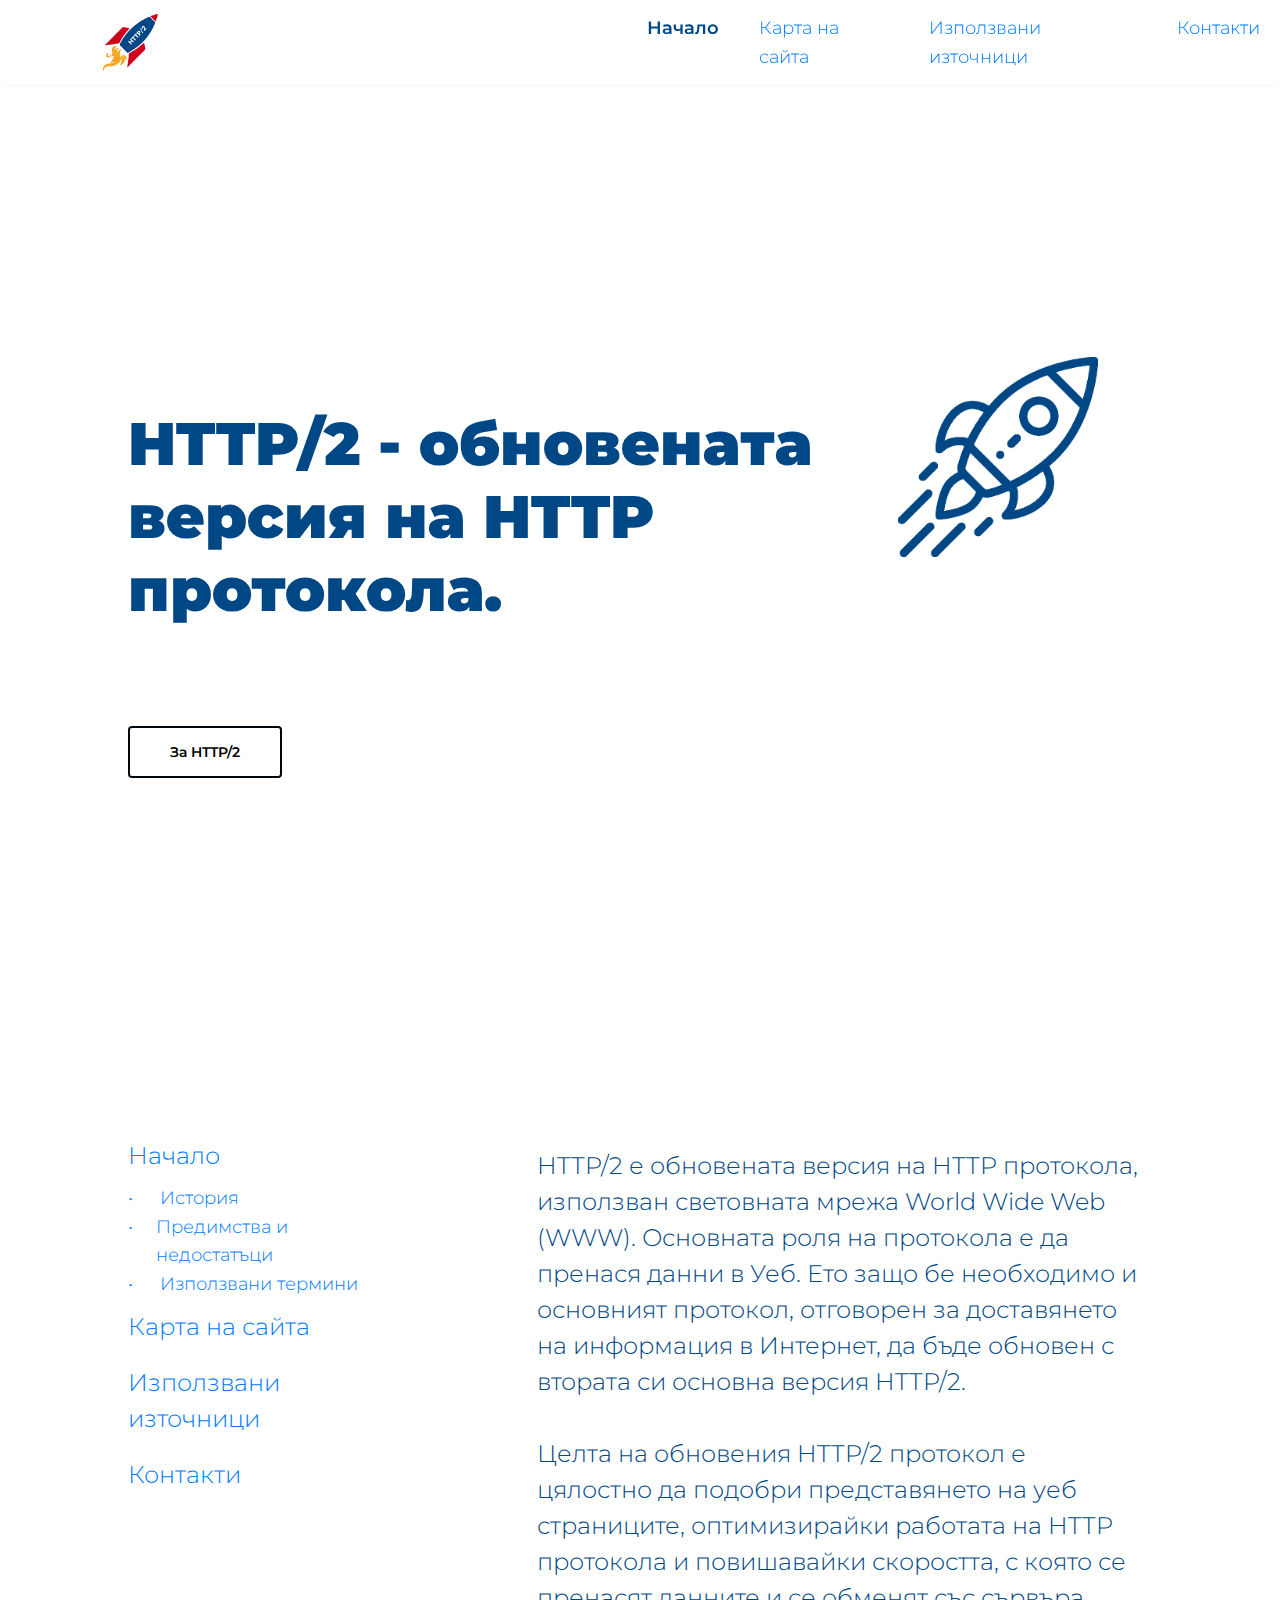
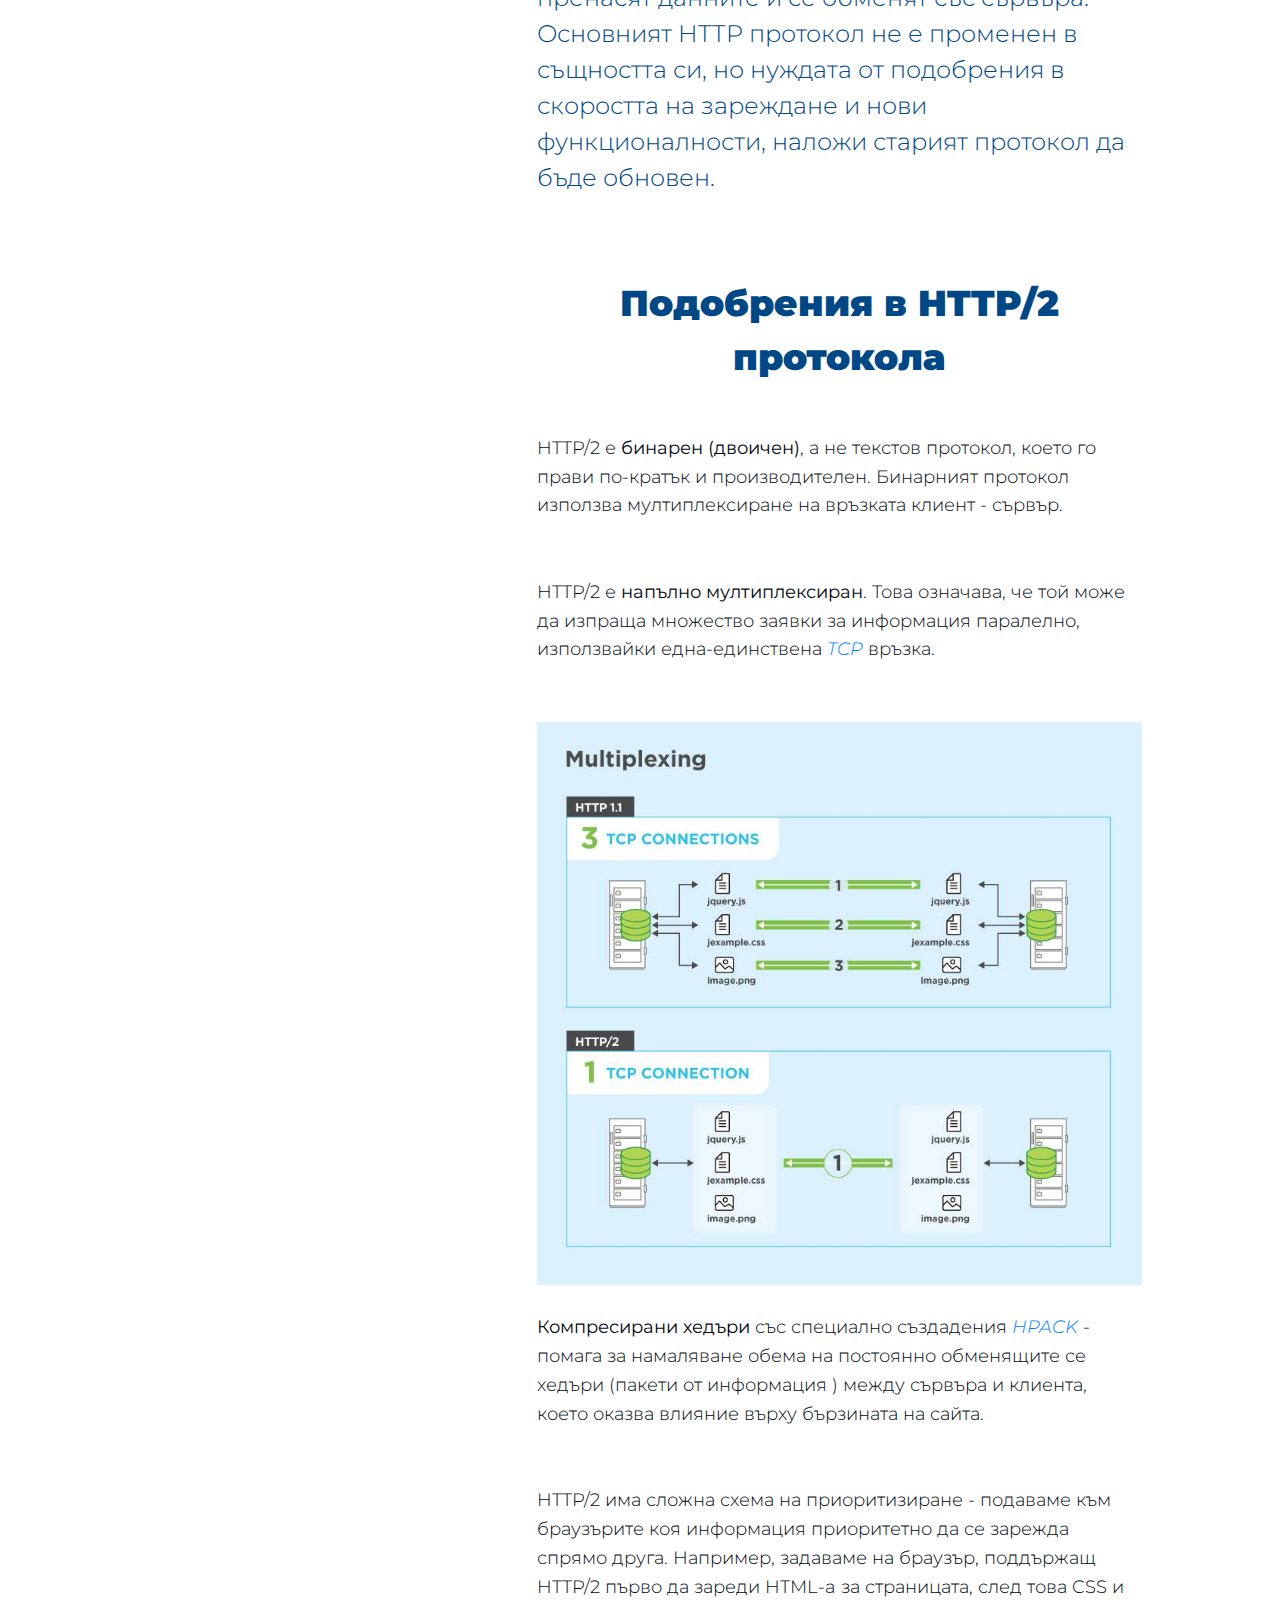
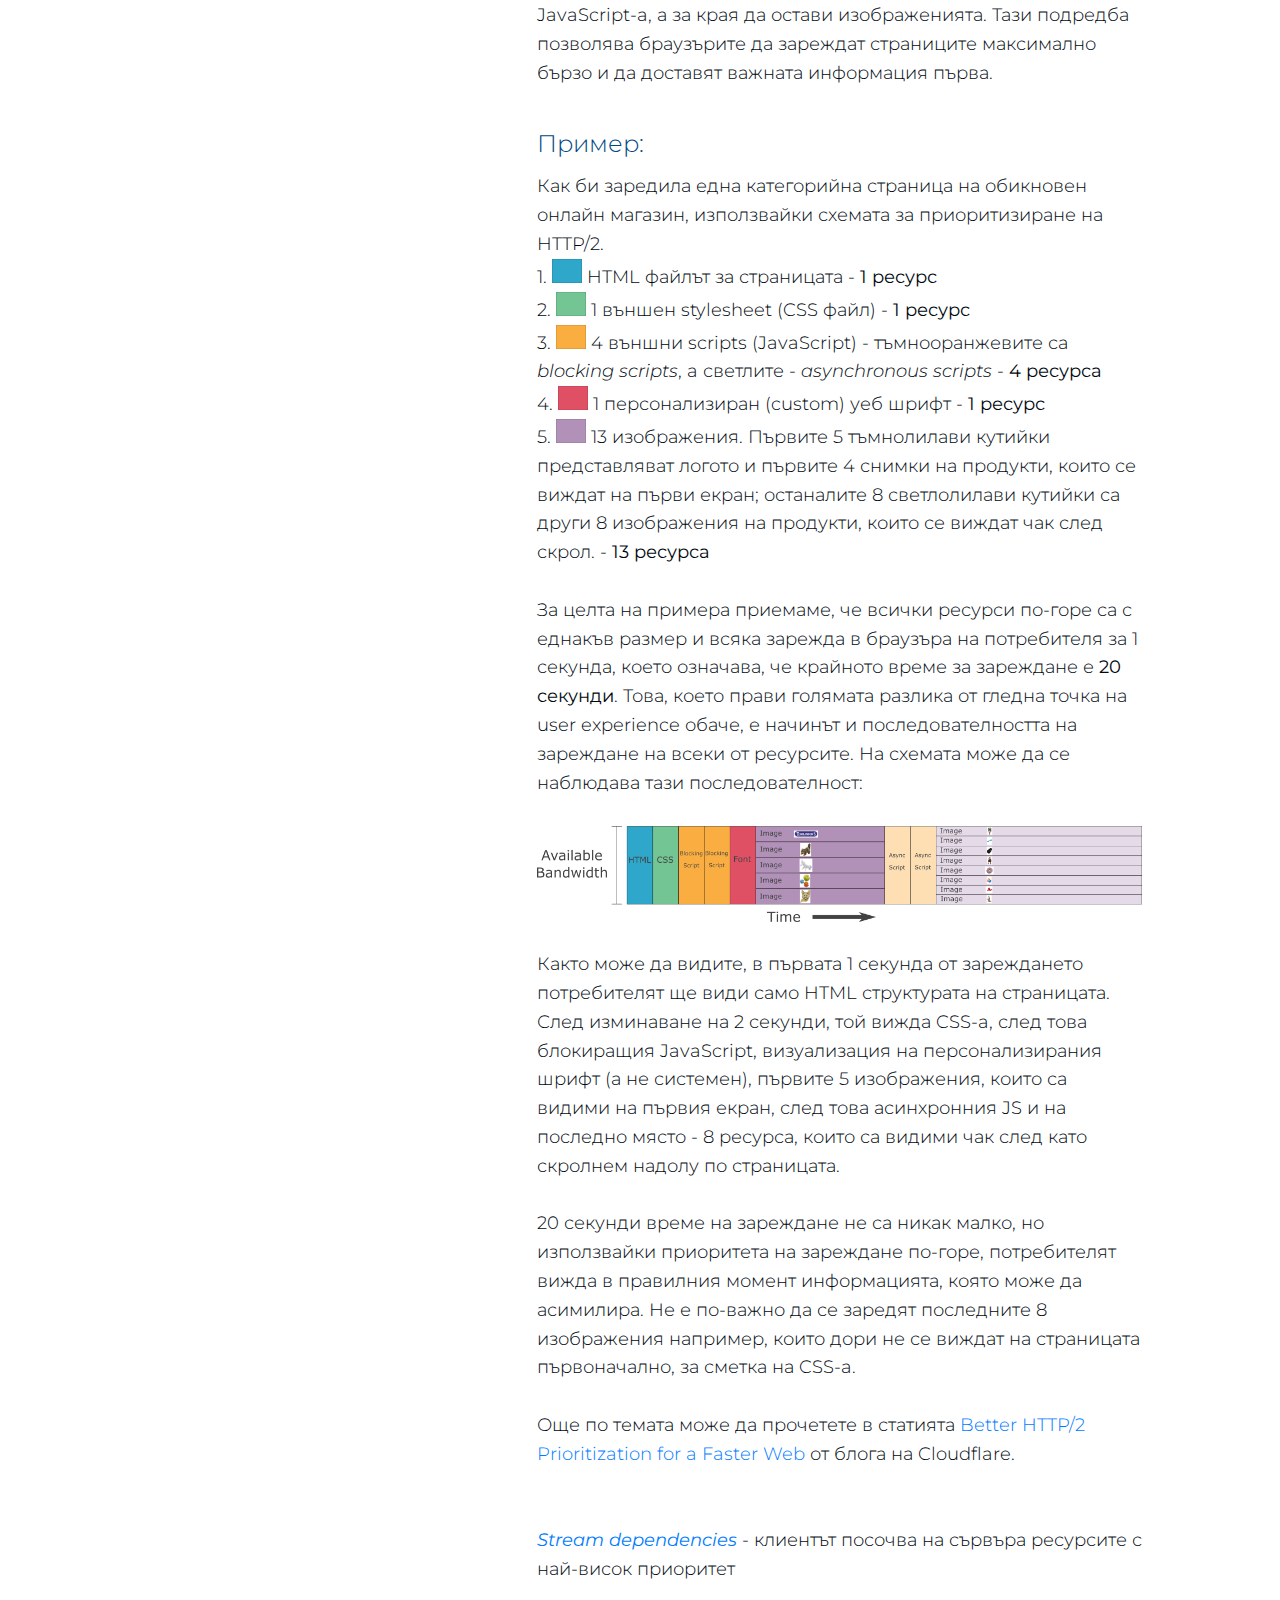
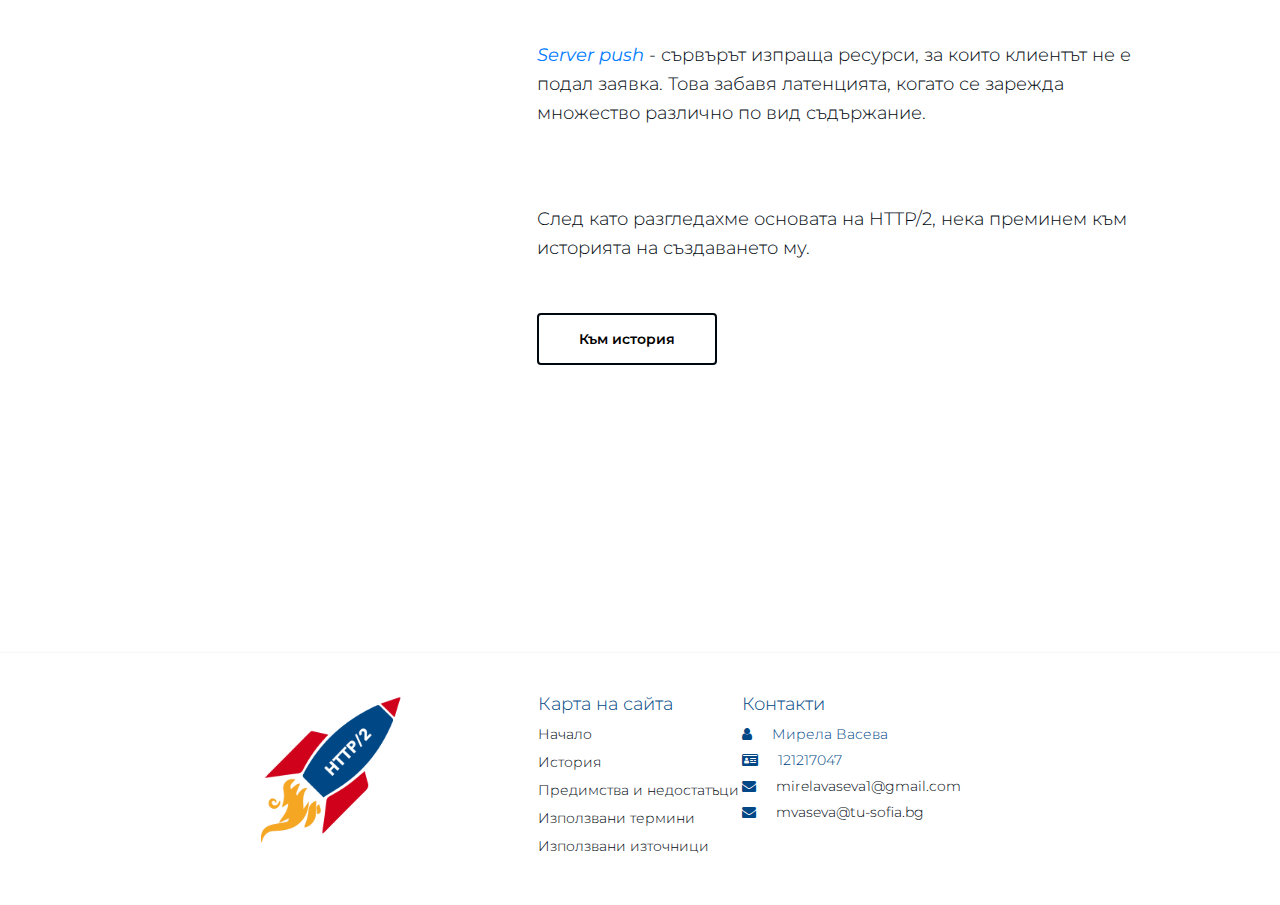
<file: index.html>
!DOCTYPE html>
<html>
    <head>
        <meta charset="utf-8">
        <meta http-equiv="X-UA-Compatible" content="IE=edge">
        <title>HTTP/2</title>
        <meta name="description" content="">
        <meta name="viewport" content="width=device-width, initial-scale=1">
        <link rel="stylesheet" href="main.css">
        <link rel="preconnect" href="https://fonts.gstatic.com">
        <link href="https://fonts.googleapis.com/css2?family=Montserrat:ital,wght@0,300;0,600;0,900;1,300;1,600;1,900&display=swap" rel="stylesheet">
        <link rel="shortcut icon" href="images/favicon.ico" type="image/x-icon">
        <link rel="icon" href="images/favicon.ico" type="image/x-icon">
        <link rel="stylesheet" href="https://cdnjs.cloudflare.com/ajax/libs/font-awesome/4.7.0/css/font-awesome.min.css">
    </head>
    <body>
         <nav class="navbar" role="navigation">
             <div class="navbar-logo">
                <a class="logo-image" href="index.html"><img src="images/http2-logo.png" alt="logo"></a> 
             </div>
            <div id="menuToggle">
              <input type="checkbox" />
                <span></span>
                <span></span>
                <span></span>
            <ul id="menu">
              <li class="nav-item"><a class="nav-link active" href="index.html">Начало</a></li>
              <li class="nav-item"><a class="nav-link" href="pages/sitemap.html">Карта на сайта</a></li>
              <li class="nav-item"><a class="nav-link" href="pages/izpolzvani-iztochnici.html">Използвани източници</a></li>
              <li class="nav-item"><a class="nav-link" href="pages/kontakti.html">Контакти</a></li>
            </ul>
           </div>
          </nav>
        <div class="container">
            <header class="header">
                <div class="header-content">
                    <div class="content-text">
                        <h1>HTTP/2 - обновената версия на HTTP протокола.</h1>
                    </div>
                    <div class="content-image">
                        <img src="images/https2-icon.png" alt="alt">
                    </div>
                    
                </div>
                <a href="#za-http2" class="button">За HTTP/2</a>
            </header>
            <div id="za-http2" class="section">
                <div class="sidebar">
                    <div class="sidebar-content">
                        <h4><a href="index.html">Начало</h4>
                            <ul class="custom-list">
                                <li><a href="pages/istoria.html">История</a></li>
                                <li><a href="pages/predimstva-i-nedostataci.html">Предимства и недостатъци</a></li>
                                <li><a href="pages/izpolzvani-termini.html">Използвани термини</a></li>
                            </ul>
                        <h4><a href="pages/sitemap.html">Карта на сайта</a></h4>
                        <h4><a href="pages/izpolzvani-iztochnici.html">Използвани източници</a></h4>
                        <h4><a href="pages/kontakti.html">Контакти</a></h4>
                    </div>
                </div>

                <div class="content">
                    <div class="content-section pd-1">
                        <h4>HTTP/2 е обновената версия на HTTP протокола, използван световната мрежа World Wide Web (WWW). Основната роля на протокола е да пренася данни в Уеб. Ето защо бе необходимо и основният протокол, отговорен за доставянето на информация в Интернет, да бъде обновен с втората си основна версия HTTP/2.
                            <br><br>Целта на обновения HTTP/2 протокол е цялостно да подобри представянето на уеб страниците, оптимизирайки работата на HTTP протокола и повишавайки скоростта, с която се пренасят данните и се обменят със сървъра. Основният HTTP протокол не е променен в същността си, но нуждата от подобрения в скоростта на зареждане и нови функционалности, наложи старият протокол да бъде обновен.
                        </h4>
                        
                    </div>
                    <div class="content-section pd-1">
                        <h2>Подобрения в HTTP/2 протокола</h2>
                        <p>HTTP/2 е <strong>бинарен (двоичен)</strong>, а не текстов протокол, което го прави по-кратък и производителен. Бинарният протокол използва мултиплексиране на връзката клиент - сървър.</p>
                        <br><br>       
                        <p>HTTP/2 е <strong>напълно мултиплексиран</strong>. Това означава, че той може да изпраща множество заявки за информация паралелно, използвайки една-единствена <em><a href="pages/izpolzvani-termini.html">TCP</a></em> връзка.</p>
                        <br><br>
                        <img src="images/http2-multiplexing.jpg" alt="" width="100%">
                        <br><br>
                        <p><strong>Компресирани хедъри</strong> със специално създадения <em><a href="pages/izpolzvani-termini.html">HPACK</a></em> - помага за намаляване обема на постоянно обменящите се хедъри (пакети от информация ) между сървъра и клиента, което оказва влияние върху бързината на сайта.</p>
                        <br><br>
                        <p>HTTP/2 има сложна схема на приоритизиране - подаваме към браузърите коя информация приоритетно да се зарежда спрямо друга. Например, задаваме на браузър, поддържащ HTTP/2 първо да зареди HTML-a за страницата, след това CSS и JavaScript-a, а за края да остави изображенията. Тази подредба позволява браузърите да зареждат страниците максимално бързо и да доставят важната информация първа.</p>
                        <br><h4>Пример:</h4>
                        <p>Как би заредила една категорийна страница на обикновен онлайн магазин, използвайки схемата за приоритизиране на HTTP/2.</p>
                        <p>1. <img src="images/html-1.png" width="30px"> HTML файлът за страницата - <strong>1 ресурс</strong></p>
                        <p>2. <img src="images/css-1.png" width="30px"> 1 външен stylesheet (CSS файл) - <strong>1 ресурс</strong></p> 
                        <p>3. <img src="images/script-1.png" width="30px"> 4 външни scripts (JavaScript) - тъмнооранжевите са <em>blocking scripts</em>, a светлите - <em>asynchronous scripts</em> - <strong>4 ресурсa</strong></p>
                        <p>4. <img src="images/font-1.png" width="30px"> 1 персонализиран (custom) уеб шрифт - <strong>1 ресурс</strong></p> 
                        <p>5. <img src="images/image-1.png" width="30px"> 13 изображения. Първите 5 тъмнолилави кутийки представляват логото и първите 4 снимки на продукти, които се виждат на първи екран; останалите 8 светлолилави кутийки са други 8 изображения на продукти, които се виждат чак след скрол. - <strong>13 ресурсa</strong></p> 
                        <br>
                        <p>За целта на примера приемаме, че всички ресурси по-горе са с еднакъв размер и всяка зарежда в браузъра на потребителя за 1 секунда, което означава, че крайното време за зареждане е <strong>20 секунди</strong>. Това, което прави голямата разлика от гледна точка на user experience обаче, е начинът и последователността на зареждане на всеки от ресурсите. На схемата може да се наблюдава тази последователност:</p>
                        <br>
                        <img src="images/http2-loadingtime.png" alt="" width="100%">
                        <br><br>
                        <p>Както може да видите, в първата 1 секунда от зареждането потребителят ще види само HTML структурата на страницата. След изминаване на 2 секунди, той вижда CSS-a, след това блокиращия JavaScript, визуализация на персонализирания шрифт (а не системен), първите 5 изображения, които са видими на първия екран, след това асинхронния JS и на последно място - 8 ресурса, които са видими чак след като скролнем надолу по страницата.
                        <br><br>
                        <p>20 секунди време на зареждане не са никак малко, но използвайки приоритета на зареждане по-горе, потребителят вижда в правилния момент информацията, която може да асимилира. Не е по-важно да се заредят последните 8 изображения например, които дори не се виждат на страницата първоначално, за сметка на CSS-a.
                        <br> <br>           
                        <p>Още по темата може да прочетете в статията <a href="https://blog.cloudflare.com/better-http-2-prioritization-for-a-faster-web/" target="_blank">Better HTTP/2 Prioritization for a Faster Web</a> от блога на Cloudflare.</p>
                        <br><br>
                        <p><strong><em><a href="pages/izpolzvani-termini.html">Stream dependencies</a></em></strong> - клиентът посочва на сървъра ресурсите с най-висок приоритет</p>
                        <br><br>
                        <p><strong><em><a href="pages/izpolzvani-termini.html">Server push</a></em></strong> - сървърът изпраща ресурси, за които клиентът не е подал заявка. Това забавя латенцията, когато се зарежда множество различно по вид съдържание.</p>                   
                    </div>
                    <div class="content-section pd-1">
                        <br><br>
                        <p>След като разгледахме основата на HTTP/2, нека преминем към историята на създаването му. </p>
                        <a href="pages/istoria.html" class="button">Към история</a>
                    
                    </div>
                    
    

                </div>
            </div>
        </div>
        <div class="footer">
            <div class="footer-img-logo"><img src="images/http2-logo.png" alt="logo"></div>
            <div class="footer-content">
                <div class="content-logo"><img src="images/http2-logo.png" alt="logo"></div>
                <div class="content-sitemap">
                    <span class="footer-heading">Карта на сайта</span>
                    <span class="sitemap-links"><a href="index.html">Начало</a></span>
                    <span class="sitemap-links"><a href="pages/istoria.html">История</a></span>
                    <span class="sitemap-links"><a href="pages/predimstva-i-nedostataci.html">Предимства и недостатъци</a></span>
                    <span class="sitemap-links"><a href="pages/izpolzvani-termini.html">Използвани термини</a></span>
                    <span class="sitemap-links"><a href="pages/izpolzvani-iztochnici.html">Използвани източници</a></span>
                </div>
                <div class="content-contacts">
                    <span class="footer-heading">Контакти</span>
                    <span class="contact-item"><i class="fa fa-user"></i>Мирела Васева</span>
                    <span class="contact-item"><i class="fa fa-id-card"></i>121217047</span>
                    <span class="contact-item"><i class="fa fa-envelope"></i><a href="mailto:mirelavaseva1@gmail.com">mirelavaseva1@gmail.com</a></span>
                    <span class="contact-item"><i class="fa fa-envelope"></i><a href="mailto:mvaseva@tu-sofia.bg">mvaseva@tu-sofia.bg</a></span>
                </div>
            </div>
        </div>
        <script src="" async defer></script>
    </body>
</html>
</file>
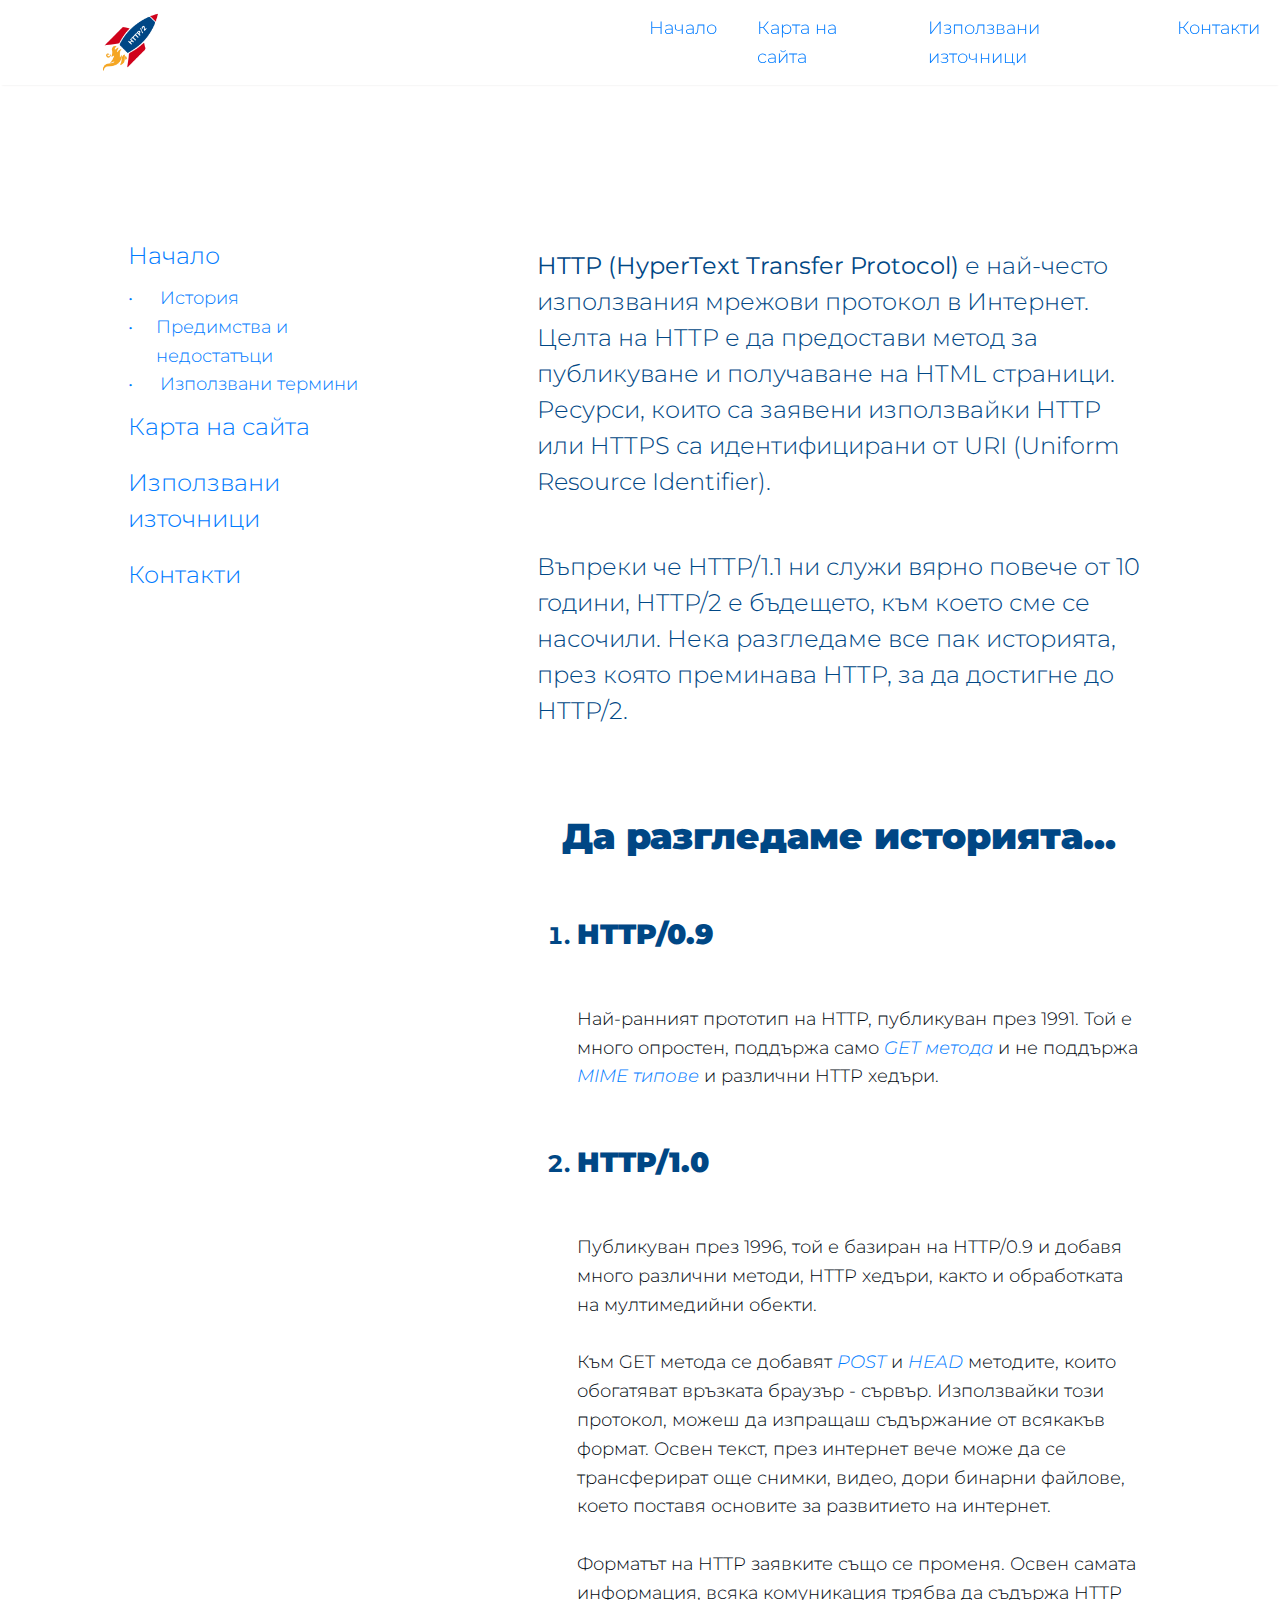
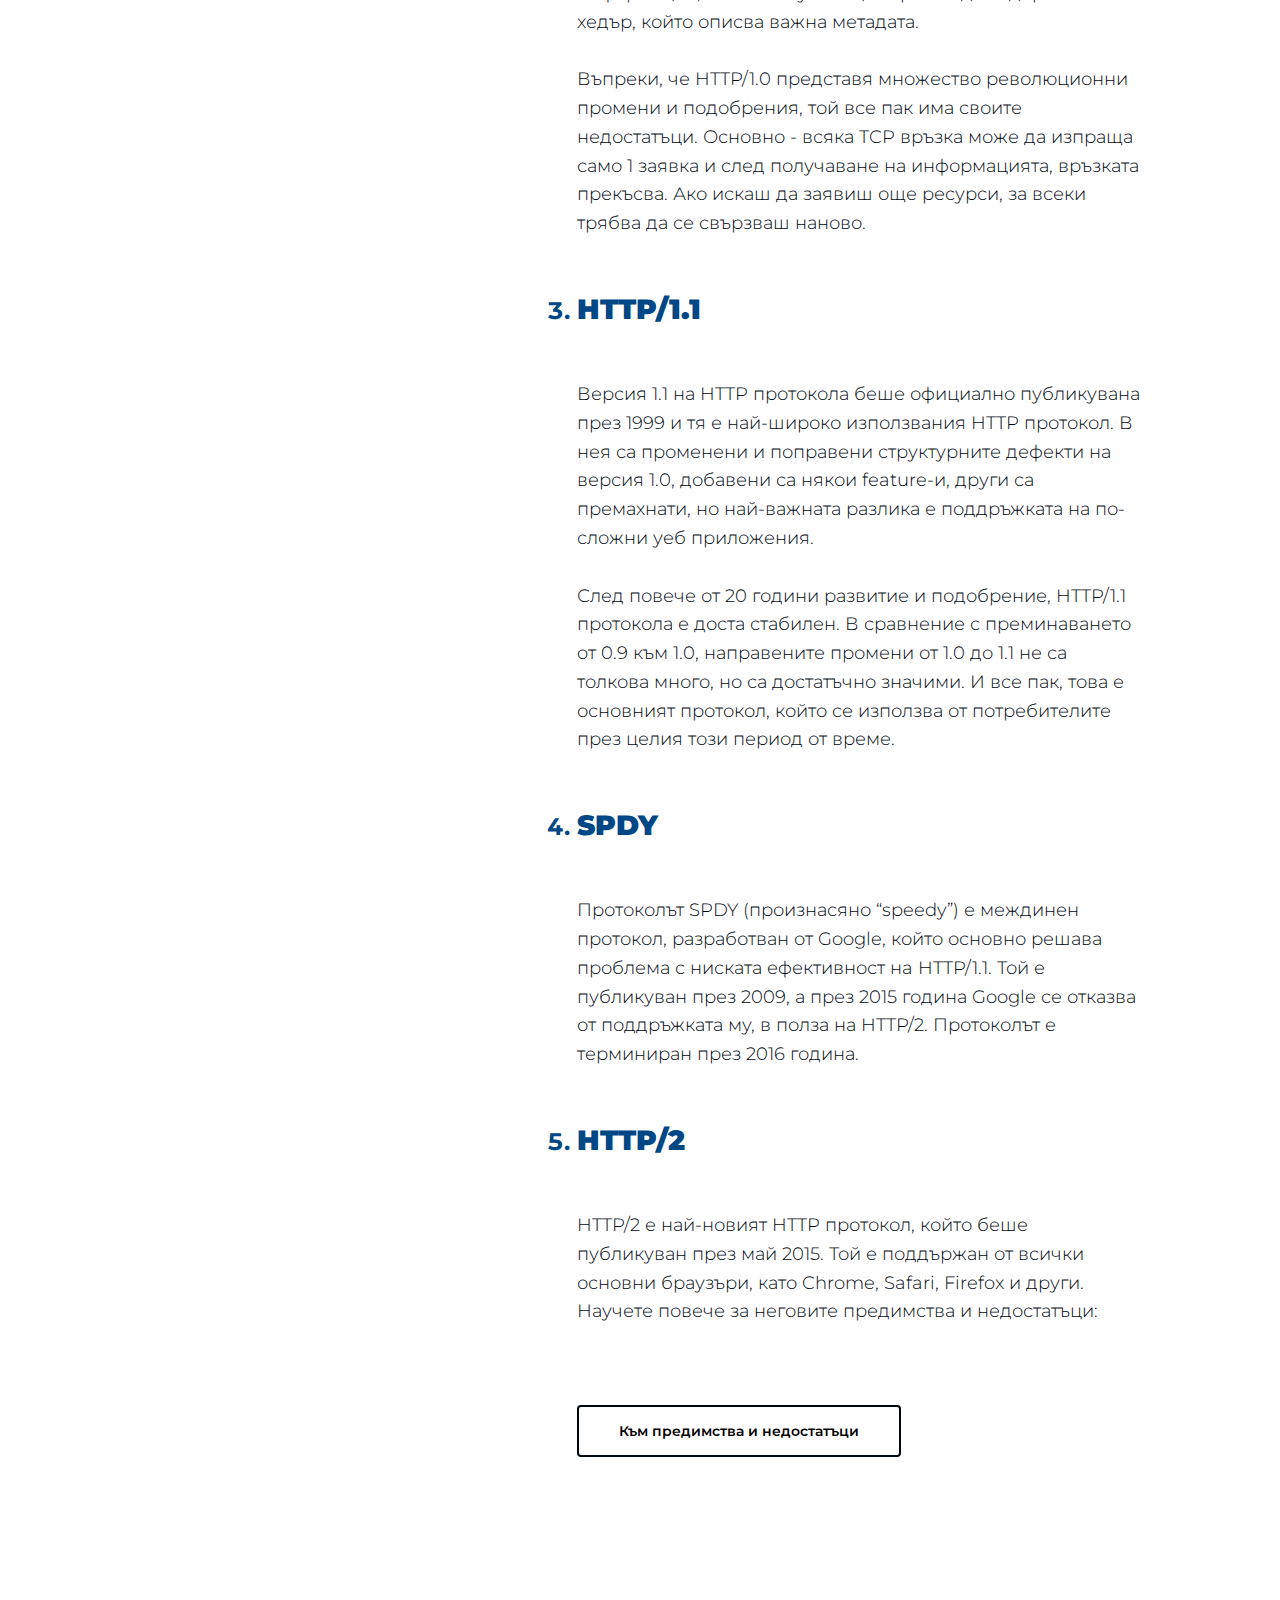
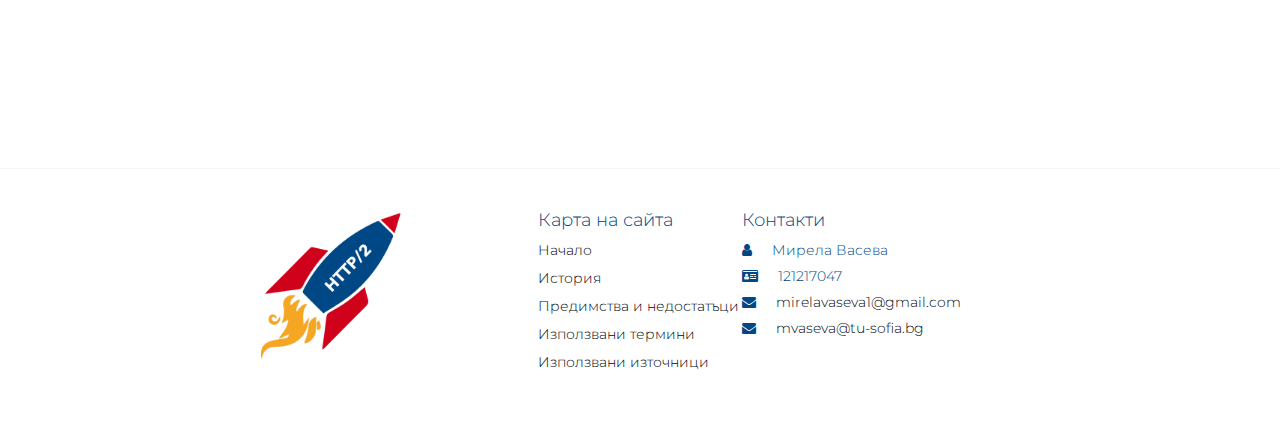
<file: pages/istoria.html>
<!DOCTYPE html>
<html>
    <head>
        <meta charset="utf-8">
        <meta http-equiv="X-UA-Compatible" content="IE=edge">
        <title>HTTP/2</title>
        <meta name="description" content="">
        <meta name="viewport" content="width=device-width, initial-scale=1">
        <link rel="stylesheet" href="../main.css">
        <link rel="preconnect" href="https://fonts.gstatic.com">
        <link href="https://fonts.googleapis.com/css2?family=Montserrat:ital,wght@0,300;0,600;0,900;1,300;1,600;1,900&display=swap" rel="stylesheet">
        <link rel="shortcut icon" href="../images/favicon.ico" type="image/x-icon">
        <link rel="icon" href="../images/favicon.ico" type="image/x-icon">
        <link rel="stylesheet" href="https://cdnjs.cloudflare.com/ajax/libs/font-awesome/4.7.0/css/font-awesome.min.css">
    </head>
    <body>
        <nav class="navbar" role="navigation">
            <div class="navbar-logo">
               <a class="logo-image" href="../index.html"><img src="../images/http2-logo.png" alt="logo"></a> 
            </div>
           <div id="menuToggle">
             <input type="checkbox" />
               <span></span>
               <span></span>
               <span></span>
           <ul id="menu">
            <li class="nav-item"><a class="nav-link" href="../index.html">Начало</a></li>
            <li class="nav-item"><a class="nav-link" href="../pages/sitemap.html">Карта на сайта</a></li>
            <li class="nav-item"><a class="nav-link" href="../pages/izpolzvani-iztochnici.html">Използвани източници</a></li>
            <li class="nav-item"><a class="nav-link" href="../pages/kontakti.html">Контакти</a></li>
           </ul>
          </div>
         </nav>
        <div class="container">
            <div class="section">
                <div class="sidebar col-1">
                    <div class="sidebar-content">
                        <h4><a href="../index.html">Начало</h4>
                            <ul class="custom-list">
                                <li><a href="../pages/istoria.html">История</a></li>
                                <li><a href="../pages/predimstva-i-nedostataci.html">Предимства и недостатъци</a></li>
                                <li><a href="../pages/izpolzvani-termini.html">Използвани термини</a></li>
                            </ul>
                        <h4><a href="../pages/sitemap.html">Карта на сайта</a></h4>
                        <h4><a href="../pages/izpolzvani-iztochnici.html">Използвани източници</a></h4>
                        <h4><a href="../pages/kontakti.html">Контакти</a></h4>
                    </div>
                </div>
                <div class="content col-9">
                    <div class="content-section pd-1">
                        <h4><strong>HTTP (HyperText Transfer Protocol)</strong> е най-често използвания мрежови протокол в Интернет. Целта на HTTP е да предостави метод за публикуване и получаване на HTML страници. Ресурси, които са заявени използвайки HTTP или HTTPS са идентифицирани от URI (Uniform Resource Identifier).</h4> 
                        <br>
                        <h4>Въпреки че HTTP/1.1 ни служи вярно повече от 10 години, HTTP/2 е бъдещето, към което сме се насочили. Нека разгледаме все пак историята, през която преминава HTTP, за да достигне до HTTP/2.</h4>
                    </div>
                    <div class="content-section pd-1">
                        <h2>Да разгледаме историята...</h2>
                        <ol>
                            <li>
                            <h3>HTTP/0.9</h3>
                            <p>Най-ранният прототип на HTTP, публикуван през 1991. Той е много опростен, поддържа само <em><a href="izpolzvani-termini.html">GET метода</a></em> и не поддържа <em><a href="izpolzvani-termini.html">MIME типове</a></em> и различни HTTP хедъри.</p>
                            </li>
                            
                            <li><h3>HTTP/1.0</h3>
                            <p>Публикуван през 1996, той е базиран на HTTP/0.9 и добавя много различни методи, HTTP хедъри, както и обработката на мултимедийни обекти.</p>
                            <br>
                            <p>Към GET метода се добавят <em><a href="izpolzvani-termini.html">POST</a></em> и <em><a href="izpolzvani-termini.html">HEAD</a></em> методите, които обогатяват връзката браузър - сървър. Използвайки този протокол, можеш да изпращаш съдържание от всякакъв формат. Освен текст, през интернет вече може да се трансферират още снимки, видео, дори бинарни файлове, което поставя основите за развитието на интернет.</p> 
                            <br>
                            <p>Форматът на HTTP заявките също се променя. Освен самата информация, всяка комуникация трябва да съдържа HTTP хедър, който описва важна метадата.</p> 
                            <br>
                            <p>Въпреки, че HTTP/1.0 представя множество революционни промени и подобрения, той все пак има своите недостатъци. Основно - всяка TCP връзка може да изпраща само 1 заявка и след получаване на информацията, връзката прекъсва. Ако искаш да заявиш още ресурси, за всеки трябва да се свързваш наново.</p> 
                            </li>
                            
                            <li><h3>HTTP/1.1</h3>
                            <p>Версия 1.1 на HTTP протокола беше официално публикувана през 1999 и тя е най-широко използвания HTTP протокол. В нея са променени и поправени структурните дефекти на версия 1.0, добавени са някои feature-и, други са премахнати, но най-важната разлика е поддръжката на по-сложни уеб приложения.</p> 
                            <br>
                            <p>След повече от 20 години развитие и подобрение, HTTP/1.1  протокола е доста стабилен. В сравнение с преминаването oт 0.9 към 1.0, направените промени от 1.0 до 1.1 не са толкова много, но са достатъчно значими. И все пак, това е основният протокол, който се използва от потребителите през целия този период от време.</p>
                            </li>
                            
                            <li><h3>SPDY</h3>
                            <p>Протоколът SPDY (произнасяно “speedy”) е междинен протокол, разработван от Google, който основно решава проблема с ниската ефективност нa HTTP/1.1. Той е публикуван през 2009, а през 2015 година Google се отказва от поддръжката му, в полза на HTTP/2. Протоколът е терминиран през 2016 година.</p>
                            </li>
                            
                            <li><h3>HTTP/2</h3>
                            <p>HTTP/2 е най-новият HTTP протокол, който беше публикуван през май 2015. Той е поддържан от всички основни браузъри, като Chrome, Safari, Firefox и други. Научете повече за неговите предимства и недостатъци:</p>
                            <br>
                            <a href="predimstva-i-nedostataci.html" class="button">Към предимства и недостатъци</a>
                            
                            </li>
                            
                        </ol>
                            
                    </div>

                </div>
            </div>
        </div>
        <div class="footer">
            <div class="footer-img-logo"><img src="../images/http2-logo.png" alt="logo"></div>
            <!-- <div class="footer-text-logo">HTTP/2</div> -->
            <div class="footer-content">
                <div class="content-logo"><img src="../images/http2-logo.png" alt="logo"></div>
                <div class="content-sitemap">
                    <span class="footer-heading">Карта на сайта</span>
                    <span class="sitemap-links"><a href="../index.html">Начало</a></span>
                    <span class="sitemap-links"><a href="../pages/istoria.html">История</a></span>
                    <span class="sitemap-links"><a href="../pages/predimstva-i-nedostataci.html">Предимства и недостатъци</a></span>
                    <span class="sitemap-links"><a href="../pages/izpolzvani-termini">Използвани термини</a></span>
                    <span class="sitemap-links"><a href="../pages/izpolzvani-iztochnici.html">Използвани източници</a></span>
                </div>
                <div class="content-contacts">
                    <span class="footer-heading">Контакти</span>
                    <span class="contact-item"><i class="fa fa-user"></i>Мирела Васева</span>
                    <span class="contact-item"><i class="fa fa-id-card"></i>121217047</span>
                    <span class="contact-item"><i class="fa fa-envelope"></i><a href="mailto:mirelavaseva1@gmail.com">mirelavaseva1@gmail.com</a></span>
                    <span class="contact-item"><i class="fa fa-envelope"></i><a href="mailto:mvaseva@tu-sofia.bg">mvaseva@tu-sofia.bg</a></span>
                </div>
            </div>
        </div>
        <script src="" async defer></script>
    </body>
</html>
</file>
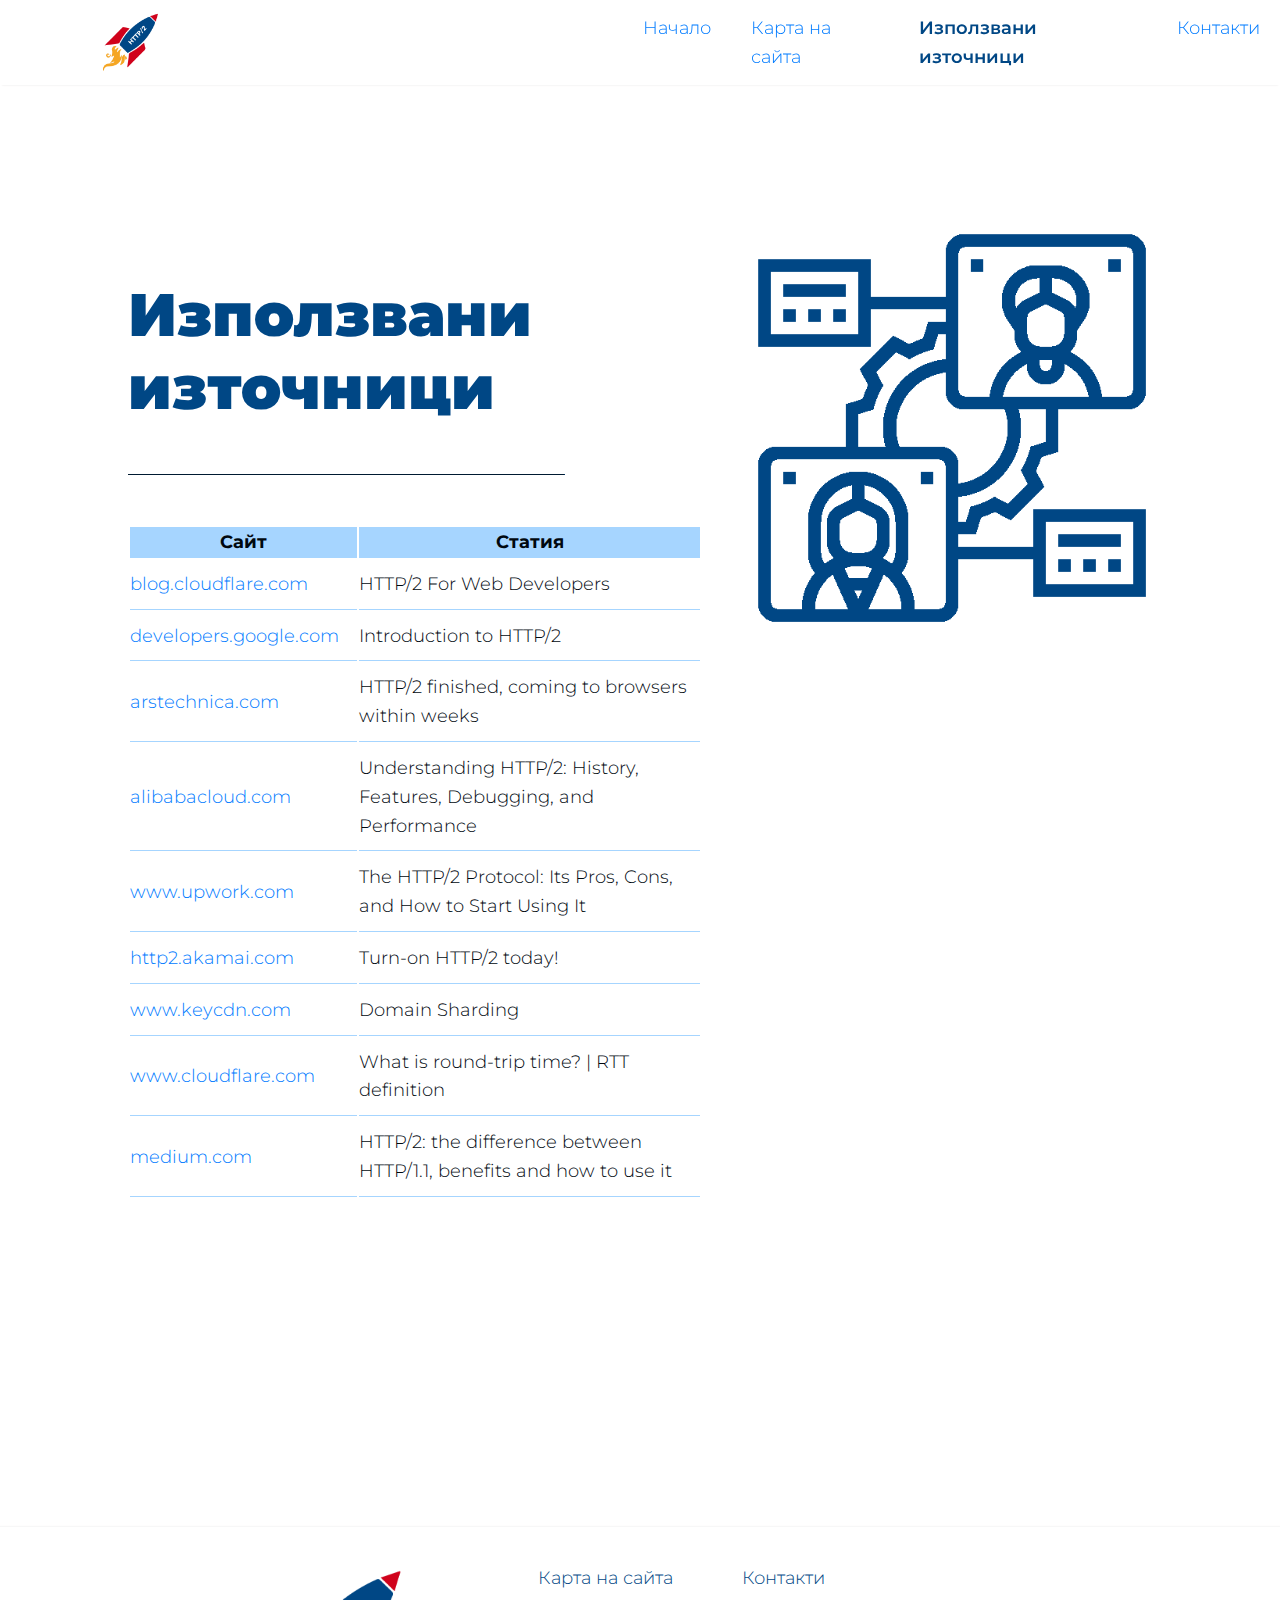
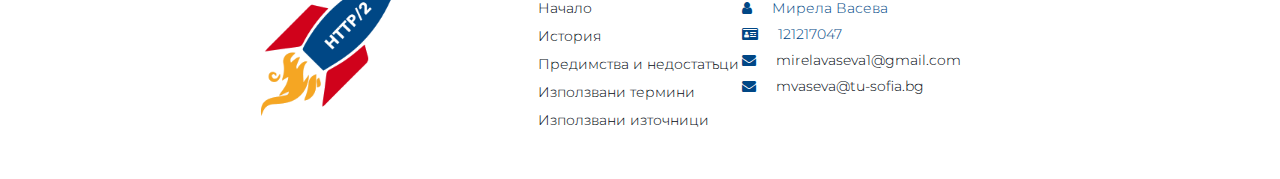
<file: pages/izpolzvani-iztochnici.html>
<!DOCTYPE html>
<html>
    <head>
        <meta charset="utf-8">
        <meta http-equiv="X-UA-Compatible" content="IE=edge">
        <title>HTTP/2</title>
        <meta name="description" content="">
        <meta name="viewport" content="width=device-width, initial-scale=1">
        <link rel="stylesheet" href="../main.css">
        <link rel="preconnect" href="https://fonts.gstatic.com">
        <link href="https://fonts.googleapis.com/css2?family=Montserrat:ital,wght@0,300;0,600;0,900;1,300;1,600;1,900&display=swap" rel="stylesheet">
        <link rel="shortcut icon" href="../images/favicon.ico" type="image/x-icon">
        <link rel="icon" href="../images/favicon.ico" type="image/x-icon">
        <link rel="stylesheet" href="https://cdnjs.cloudflare.com/ajax/libs/font-awesome/4.7.0/css/font-awesome.min.css">
    </head>
    <body>
        <nav class="navbar" role="navigation">
            <div class="navbar-logo">
               <a class="logo-image" href="../index.html"><img src="../images/http2-logo.png" alt="logo"></a> 
            </div>
           <div id="menuToggle">
             <input type="checkbox" />
               <span></span>
               <span></span>
               <span></span>
           <ul id="menu">
            <li class="nav-item"><a class="nav-link " href="../index.html">Начало</a></li>
            <li class="nav-item"><a class="nav-link" href="sitemap.html">Карта на сайта</a></li>
            <li class="nav-item"><a class="nav-link active" href="izpolzvani-iztochnici.html">Използвани източници</a></li>
            <li class="nav-item"><a class="nav-link" href="kontakti.html">Контакти</a></li>
           </ul>
          </div>
         </nav>
        <div class="container">
            <header class="header" style="padding-top:100px;">
                <div class="header-content">
                    <div class="content-text">
                        <h1>Използвани източници</h1>
                        <hr align="left" size=1>
                        <table>
                            <tr>
                                <th class="tb-left">Сайт</th>
                                <th class="tb-right">Статия</th>
                            </tr>
                            <tr>
                                <td class="tb-left"><a href="https://blog.cloudflare.com/" target="_blank">blog.cloudflare.com</a></td>
                                <td class="tb-right">HTTP/2 For Web Developers</td>
                            </tr>
                            <tr>
                                <td class="tb-left"><a href="https://developers.google.com/" target="_blank">developers.google.com</a></td>
                                <td class="tb-right">Introduction to HTTP/2</td>
                            </tr>
                            <tr>
                                <td class="tb-left"><a href="https://arstechnica.com/" target="_blank">arstechnica.com</a></td>
                                <td class="tb-right">HTTP/2 finished, coming to browsers within weeks</td>
                            </tr>
                            <tr>
                                <td class="tb-left"><a href="https://www.alibabacloud.com/" target="_blank">alibabacloud.com</a></td>
                                <td class="tb-right">Understanding HTTP/2: History, Features, Debugging, and Performance</td>
                            </tr>
                            <tr>
                                <td class="tb-left"><a href="https://www.upwork.com/" target="_blank">www.upwork.com</a></td>
                                <td class="tb-right">The HTTP/2 Protocol: Its Pros, Cons, and How to Start Using It</td>
                            </tr>
                            <tr>
                                <td class="tb-left"><a href="https://http2.akamai.com/" target="_blank">http2.akamai.com</a></td>
                                <td class="tb-right">Turn-on HTTP/2 today!</td>
                            </tr>
                            <tr>
                                <td class="tb-left"><a href="https://www.keycdn.com/" target="_blank">www.keycdn.com</a></td>
                                <td class="tb-right">Domain Sharding</td>
                            </tr>
                            <tr>
                                <td class="tb-left"><a href="https://www.cloudflare.com/" target="_blank">www.cloudflare.com</a></td>
                                <td class="tb-right">What is round-trip time? | RTT definition</td>
                            </tr>
                            <tr>
                                <td class="tb-left"><a href="https://medium.com/" target="_blank">medium.com</a></td>
                                <td class="tb-right">HTTP/2: the difference between HTTP/1.1, benefits and how to use it</td>
                            </tr>
                        </table>
                    </div>
                    <div class="content-image-contacts">
                        <img src="../images/http2-resources.png">
                    </div>
                    
                </div>
            </div>
        </div>
        <div class="footer">
            <div class="footer-img-logo"><img src="../images/http2-logo.png" alt="logo"></div>
            <div class="footer-content">
                <div class="content-logo"><img src="../images/http2-logo.png" alt="logo"></div>
                <div class="content-sitemap">
                    <span class="footer-heading">Карта на сайта</span>
                    <span class="sitemap-links"><a href="../index.html">Начало</a></span>
                    <span class="sitemap-links"><a href="istoria.html">История</a></span>
                    <span class="sitemap-links"><a href="predimstva-i-nedostataci.html">Предимства и недостатъци</a></span>
                    <span class="sitemap-links"><a href="izpolzvani-termini">Използвани термини</a></span>
                    <span class="sitemap-links"><a href="izpolzvani-iztochnici.html">Използвани източници</a></span>
                </div>
                <div class="content-contacts">
                    <span class="footer-heading">Контакти</span>
                    <span class="contact-item"><i class="fa fa-user"></i>Мирела Васева</span>
                    <span class="contact-item"><i class="fa fa-id-card"></i>121217047</span>
                    <span class="contact-item"><i class="fa fa-envelope"></i><a href="mailto:mirelavaseva1@gmail.com">mirelavaseva1@gmail.com</a></span>
                    <span class="contact-item"><i class="fa fa-envelope"></i><a href="mailto:mvaseva@tu-sofia.bg">mvaseva@tu-sofia.bg</a></span>
                </div>
            </div>
        </div>
        <script src="" async defer></script>
    </body>
</html>
</file>
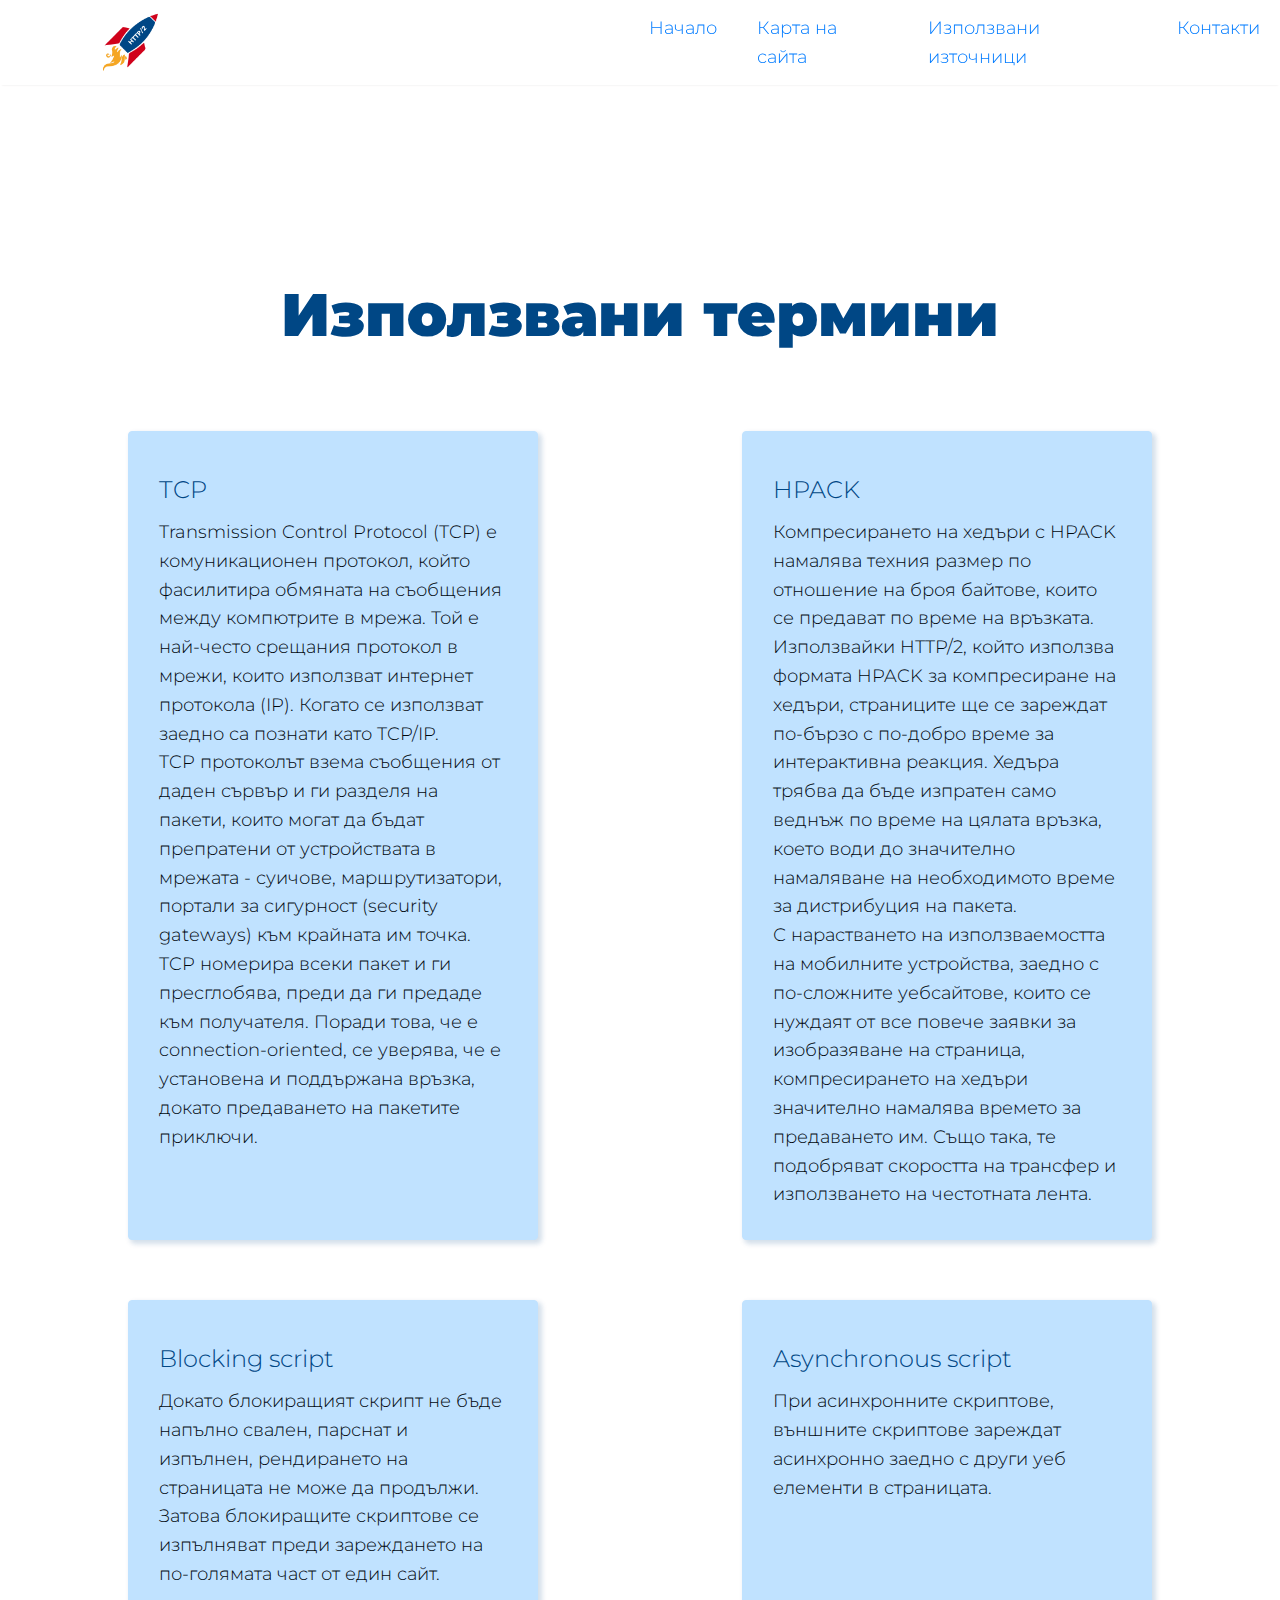
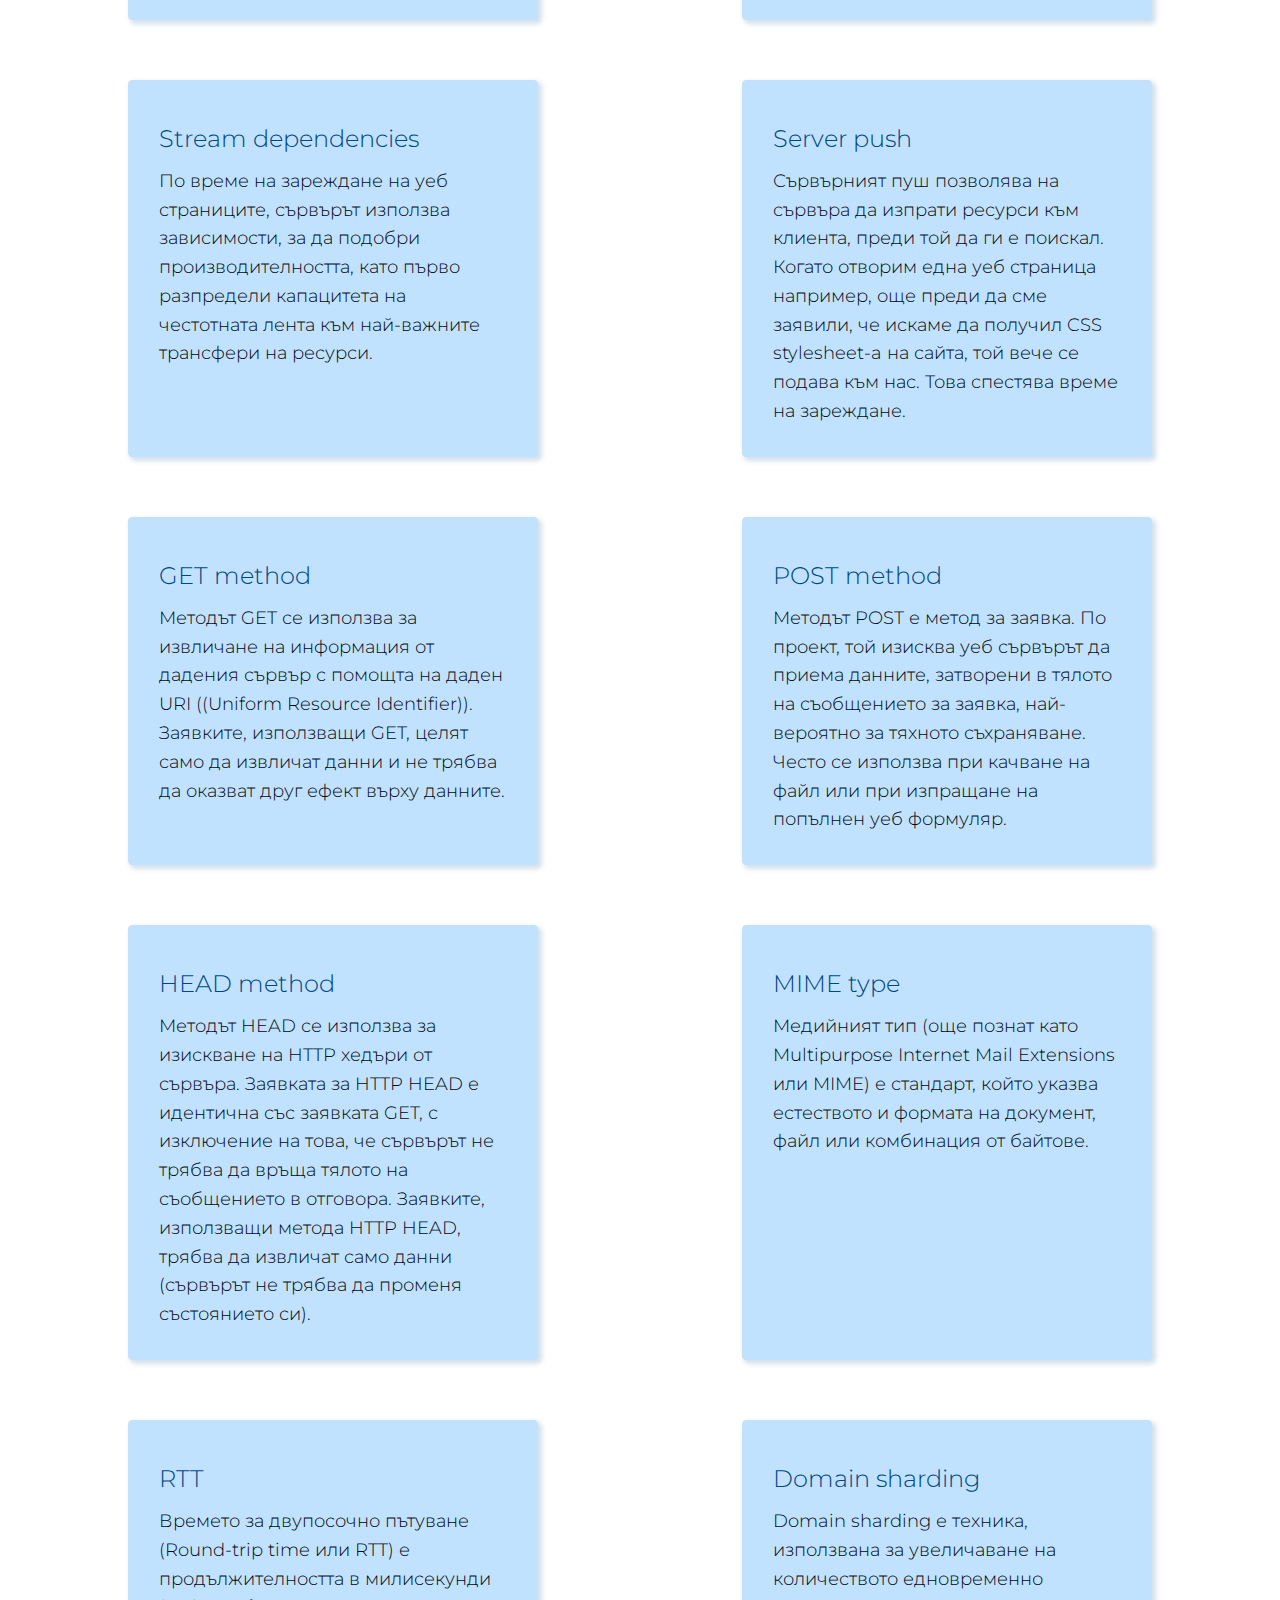
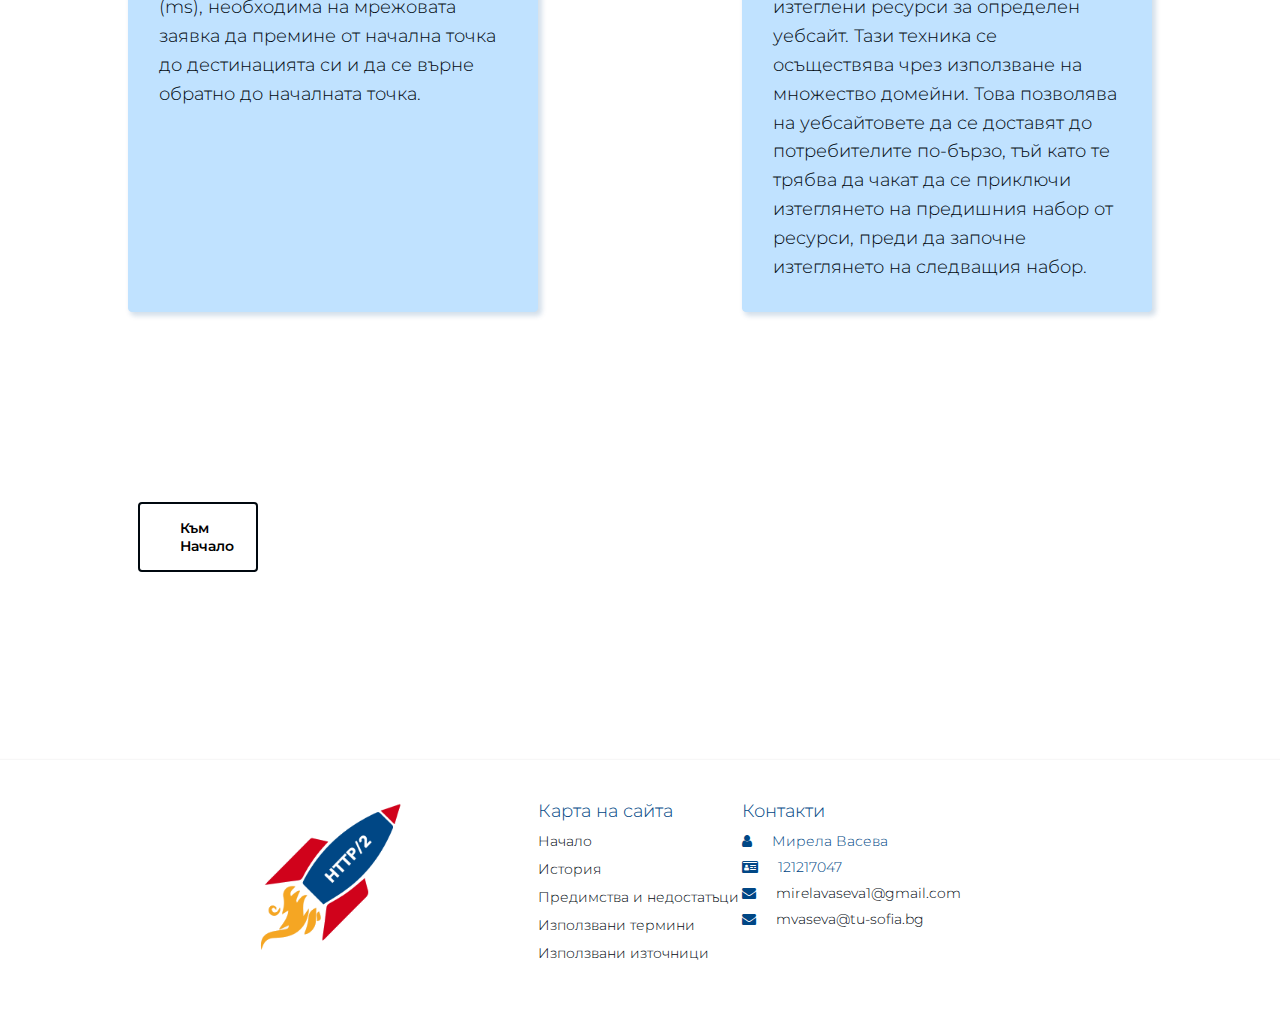
<file: pages/izpolzvani-termini.html>
<!DOCTYPE html>
<html>
    <head>
        <meta charset="utf-8">
        <meta http-equiv="X-UA-Compatible" content="IE=edge">
        <title>HTTP/2</title>
        <meta name="description" content="">
        <meta name="viewport" content="width=device-width, initial-scale=1">
        <link rel="stylesheet" href="../main.css">
        <link rel="preconnect" href="https://fonts.gstatic.com">
        <link href="https://fonts.googleapis.com/css2?family=Montserrat:ital,wght@0,300;0,600;0,900;1,300;1,600;1,900&display=swap" rel="stylesheet">
        <link rel="shortcut icon" href="../images/favicon.ico" type="image/x-icon">
        <link rel="icon" href="../images/favicon.ico" type="image/x-icon">
        <link rel="stylesheet" href="https://cdnjs.cloudflare.com/ajax/libs/font-awesome/4.7.0/css/font-awesome.min.css">
    </head>
    <body>
        <nav class="navbar" role="navigation">
            <div class="navbar-logo">
               <a class="logo-image" href="../index.html"><img src="../images/http2-logo.png" alt="logo"></a> 
            </div>
           <div id="menuToggle">
             <input type="checkbox" />
               <span></span>
               <span></span>
               <span></span>
           <ul id="menu">
            <li class="nav-item"><a class="nav-link " href="../index.html">Начало</a></li>
            <li class="nav-item"><a class="nav-link" href="sitemap.html">Карта на сайта</a></li>
            <li class="nav-item"><a class="nav-link" href="izpolzvani-iztochnici.html">Използвани източници</a></li>
            <li class="nav-item"><a class="nav-link" href="kontakti.html">Контакти</a></li>
           </ul>
          </div>
         </nav>
        <div class="container">
            <div class="section custom-section">
                <h1 style="text-align: center;">Използвани термини</h1>
                <div class="section section-columns">
                    <div class="custom-collumn pd-3">
                        <h4>TCP</h4>
                        <p>Transmission Control Protocol (TCP) е комуникационен протокол, който фасилитира обмяната на съобщения между компютрите в мрежа. Той е най-често срещания протокол в мрежи, които използват интернет протокола (IP). Когато се използват заедно са познати като TCP/IP.</p>

                        <p>TCP протоколът взема съобщения от даден сървър и ги разделя на пакети, които могат да бъдат препратени от устройствата в мрежата - суичове, маршрутизатори, портали за сигурност (security gateways) към крайната им точка. TCP номерира всеки пакет и ги пресглобява, преди да ги предаде към получателя. Поради това, че е connection-oriented, се уверява, че е установена и поддържана връзка, докато предаването на пакетите приключи. 
                        </p>
                        
                    
                    </div>
                    <div class="custom-collumn pd-3">
                        <h4>HPACK</h4>
                        <p>Компресирането на хедъри с HPACK намалява техния размер по отношение на броя байтове, които се предават по време на връзката.</p> 

                            <p>Използвайки HTTP/2, който използва формата HPACK за компресиране на хедъри, страниците ще се зареждат по-бързо с по-добро време за интерактивна реакция. Хедъра трябва да бъде изпратен само веднъж по време на цялата връзка, което води до значително намаляване на необходимото време за дистрибуция на пакета.</p>
                            
                            <p>С нарастването на използваемостта на мобилните устройства, заедно с по-сложните уебсайтове, които се нуждаят от все повече заявки за изобразяване на страница, компресирането на хедъри значително намалява времето за предаването им. Също така, те подобряват скоростта на трансфер и използването на честотната лента.
                            </p>
                    </div>
                </div>
                <div class="section section-columns">
                    <div class="custom-collumn pd-3">
                        <h4>Blocking script</h4>
                        <p>Докато блокиращият скрипт не бъде напълно свален, парснат и изпълнен, рендирането на страницата не може да продължи. Затова блокиращите скриптове се изпълняват преди зареждането на по-голямата част от един сайт.</p>
                        
                    
                    </div>
                    <div class="custom-collumn pd-3">
                        <h4>Asynchronous script</h4>
                        <p>При асинхронните скриптове, външните скриптове зареждат асинхронно заедно с други уеб елементи в страницата.</p>
                    </div>
                </div>
                <div class="section section-columns">
                    <div class="custom-collumn pd-3">
                        <h4>Stream dependencies</h4>
                        <p>По време на зареждане на уеб страниците, сървърът използва зависимости, за да подобри производителността, като първо разпредели капацитета на честотната лента към най-важните трансфери на ресурси.</p>
                        
                    
                    </div>
                    <div class="custom-collumn pd-3">
                        <h4>Server push</h4>
                        <p>Сървърният пуш позволява на сървъра да изпрати ресурси към клиента, преди той да ги е поискал. Когато отворим една уеб страница например, още преди да сме заявили, че искаме да получил CSS stylesheet-a на сайта, той вече се подава към нас. Това спестява време на зареждане.</p>
                    </div>
                </div>
                <div class="section section-columns">
                    <div class="custom-collumn pd-3">
                        <h4>GET method</h4>
                        <p>Методът GET се използва за извличане на информация от дадения сървър с помощта на даден URI ((Uniform Resource Identifier)). Заявките, използващи GET, целят само да извличат данни и не трябва да оказват друг ефект върху данните. </p>
                        
                    
                    </div>
                    <div class="custom-collumn pd-3">
                        <h4>POST method</h4>
                        <p>Методът POST е метод за заявка. По проект, той изисква уеб сървърът да приема данните, затворени в тялото на съобщението за заявка, най-вероятно за тяхното съхраняване. Често се използва при качване на файл или при изпращане на попълнен уеб формуляр.</p>
                    </div>
                </div>
                <div class="section section-columns">
                    <div class="custom-collumn pd-3">
                        <h4>HEAD method</h4>
                        <p>Методът HEAD се използва за изискване на HTTP хедъри от сървъра. Заявката за HTTP HEAD е идентична със заявката GET, с изключение на това, че сървърът не трябва да връща тялото на съобщението в отговора. Заявките, използващи метода HTTP HEAD, трябва да извличат само данни (сървърът не трябва да променя състоянието си).</p>
                        
                    
                    </div>
                    <div class="custom-collumn pd-3">
                        <h4>MIME type</h4>
                        <p>Медийният тип (още познат като Multipurpose Internet Mail Extensions или MIME) е стандарт, който указва естеството и формата на документ, файл или комбинация от байтове.</p>
                    </div>
                </div>
                <div class="section section-columns">
                    <div class="custom-collumn pd-3">
                        <h4>RTT</h4>
                        <p>Времето за двупосочно пътуване (Round-trip time или RTT) е продължителността в милисекунди (ms), необходима на мрежовата заявка да премине от начална точка до дестинацията си и да се върне обратно до началната точка.</p>
                        
                    
                    </div>
                    <div class="custom-collumn pd-3">
                        <h4>Domain sharding</h4>
                        <p>Domain sharding е техника, използвана за увеличаване на количеството едновременно изтеглени ресурси за определен уебсайт. Тази техника се осъществява чрез използване на множество домейни. Това позволява на уебсайтовете да се доставят до потребителите по-бързо, тъй като те трябва да чакат да се приключи изтеглянето на предишния набор от ресурси, преди да започне изтеглянето на следващия набор.</p>
                    </div>
                </div>
                
            </div>
            <div class="content-section pd-1">
                <a href="../index.html" class="button" style="width: 12%;">Към Начало</a>
            </div>
        </div>
        <div class="footer">
            <div class="footer-img-logo"><img src="../images/http2-logo.png" alt="logo"></div>
            <div class="footer-content">
                <div class="content-logo"><img src="../images/http2-logo.png" alt="logo"></div>
                <div class="content-sitemap">
                    <span class="footer-heading">Карта на сайта</span>
                    <span class="sitemap-links"><a href="../index.html">Начало</a></span>
                    <span class="sitemap-links"><a href="istoria.html">История</a></span>
                    <span class="sitemap-links"><a href="predimstva-i-nedostataci.html">Предимства и недостатъци</a></span>
                    <span class="sitemap-links"><a href="izpolzvani-termini.html">Използвани термини</a></span>
                    <span class="sitemap-links"><a href="izpolzvani-iztochnici.html">Използвани източници</a></span>
                </div>
                <div class="content-contacts">
                    <span class="footer-heading">Контакти</span>
                    <span class="contact-item"><i class="fa fa-user"></i>Мирела Васева</span>
                    <span class="contact-item"><i class="fa fa-id-card"></i>121217047</span>
                    <span class="contact-item"><i class="fa fa-envelope"></i><a href="mailto:mirelavaseva1@gmail.com">mirelavaseva1@gmail.com</a></span>
                    <span class="contact-item"><i class="fa fa-envelope"></i><a href="mailto:mvaseva@tu-sofia.bg">mvaseva@tu-sofia.bg</a></span>
                </div>
            </div>
        </div>
        <script src="" async defer></script>
    </body>
</html>
</file>
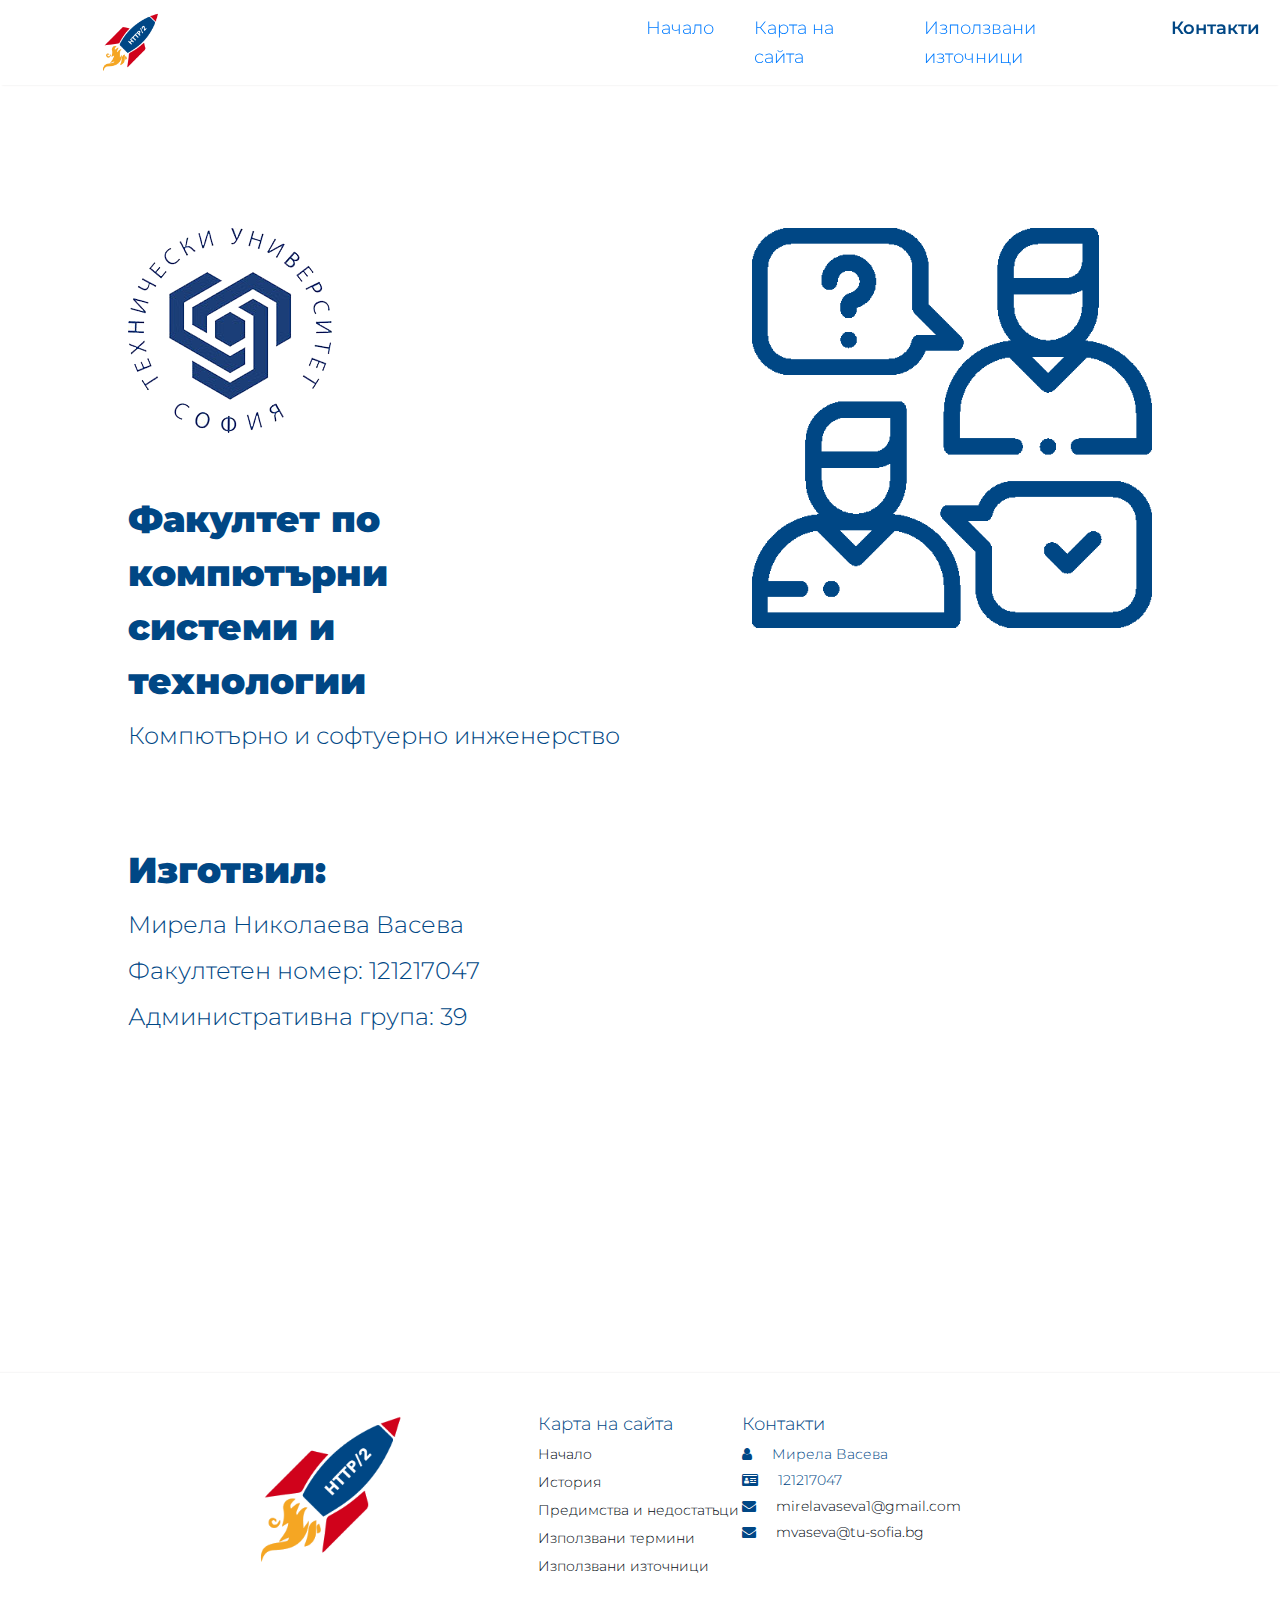
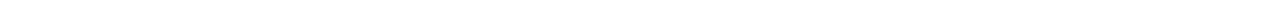
<file: pages/kontakti.html>
<!DOCTYPE html>
<html>
    <head>
        <meta charset="utf-8">
        <meta http-equiv="X-UA-Compatible" content="IE=edge">
        <title>HTTP/2</title>
        <meta name="description" content="">
        <meta name="viewport" content="width=device-width, initial-scale=1">
        <link rel="stylesheet" href="../main.css">
        <link rel="preconnect" href="https://fonts.gstatic.com">
        <link href="https://fonts.googleapis.com/css2?family=Montserrat:ital,wght@0,300;0,600;0,900;1,300;1,600;1,900&display=swap" rel="stylesheet">
        <link rel="shortcut icon" href="../images/favicon.ico" type="image/x-icon">
        <link rel="icon" href="../images/favicon.ico" type="image/x-icon">
        <link rel="stylesheet" href="https://cdnjs.cloudflare.com/ajax/libs/font-awesome/4.7.0/css/font-awesome.min.css">
    </head>
    <body>
        <nav class="navbar" role="navigation">
            <div class="navbar-logo">
               <a class="logo-image" href="../index.html"><img src="../images/http2-logo.png" alt="logo"></a> 
            </div>
           <div id="menuToggle">
             <input type="checkbox" />
               <span></span>
               <span></span>
               <span></span>
           <ul id="menu">
            <li class="nav-item"><a class="nav-link " href="../index.html">Начало</a></li>
            <li class="nav-item"><a class="nav-link" href="sitemap.html">Карта на сайта</a></li>
            <li class="nav-item"><a class="nav-link" href="izpolzvani-iztochnici.html">Използвани източници</a></li>
            <li class="nav-item"><a class="nav-link active" href="kontakti.html">Контакти</a></li>
           </ul>
          </div>
         </nav>
        <div class="container">
            <header class="header" style="padding-top:100px;">
                <div class="header-content">
                    <div class="content-text">
                        <img src="../images/tu-sofia.png">
                        <br>
                        <h2 class="content-heading">Факултет по компютърни системи и технологии</h2>
                        <h4>Компютърно и софтуерно инженерство</h4>
                        <br>
                        <h2 style="padding-bottom:0; margin-bottom: 0; text-align: left;">Изготвил:</h2>
                        <h4>Мирела Николаева Васева</h4>
                        <h4>Факултетен номер: 121217047</h4>
                        <h4>Административна група: 39</h4>
                    </div>
                    <div class="content-image-contacts">
                        <img src="../images/http2-contacts.png">
                    </div>
                    
                </div>
        </div>
        <div class="footer">
            <div class="footer-img-logo"><img src="../images/http2-logo.png" alt="logo"></div>
            <div class="footer-content">
                <div class="content-logo"><img src="../images/http2-logo.png" alt="logo"></div>
                <div class="content-sitemap">
                    <span class="footer-heading">Карта на сайта</span>
                    <span class="sitemap-links"><a href="../index.html">Начало</a></span>
                    <span class="sitemap-links"><a href="istoria.html">История</a></span>
                    <span class="sitemap-links"><a href="predimstva-i-nedostataci.html">Предимства и недостатъци</a></span>
                    <span class="sitemap-links"><a href="izpolzvani-termini.html">Използвани термини</a></span>
                    <span class="sitemap-links"><a href="izpolzvani-iztochnici.html">Използвани източници</a></span>
                </div>
                <div class="content-contacts">
                    <span class="footer-heading">Контакти</span>
                    <span class="contact-item"><i class="fa fa-user"></i>Мирела Васева</span>
                    <span class="contact-item"><i class="fa fa-id-card"></i>121217047</span>
                    <span class="contact-item"><i class="fa fa-envelope"></i><a href="mailto:mirelavaseva1@gmail.com">mirelavaseva1@gmail.com</a></span>
                    <span class="contact-item"><i class="fa fa-envelope"></i><a href="mailto:mvaseva@tu-sofia.bg">mvaseva@tu-sofia.bg</a></span>
                </div>
            </div>
        </div>
        <script src="" async defer></script>
    </body>
</html>
</file>
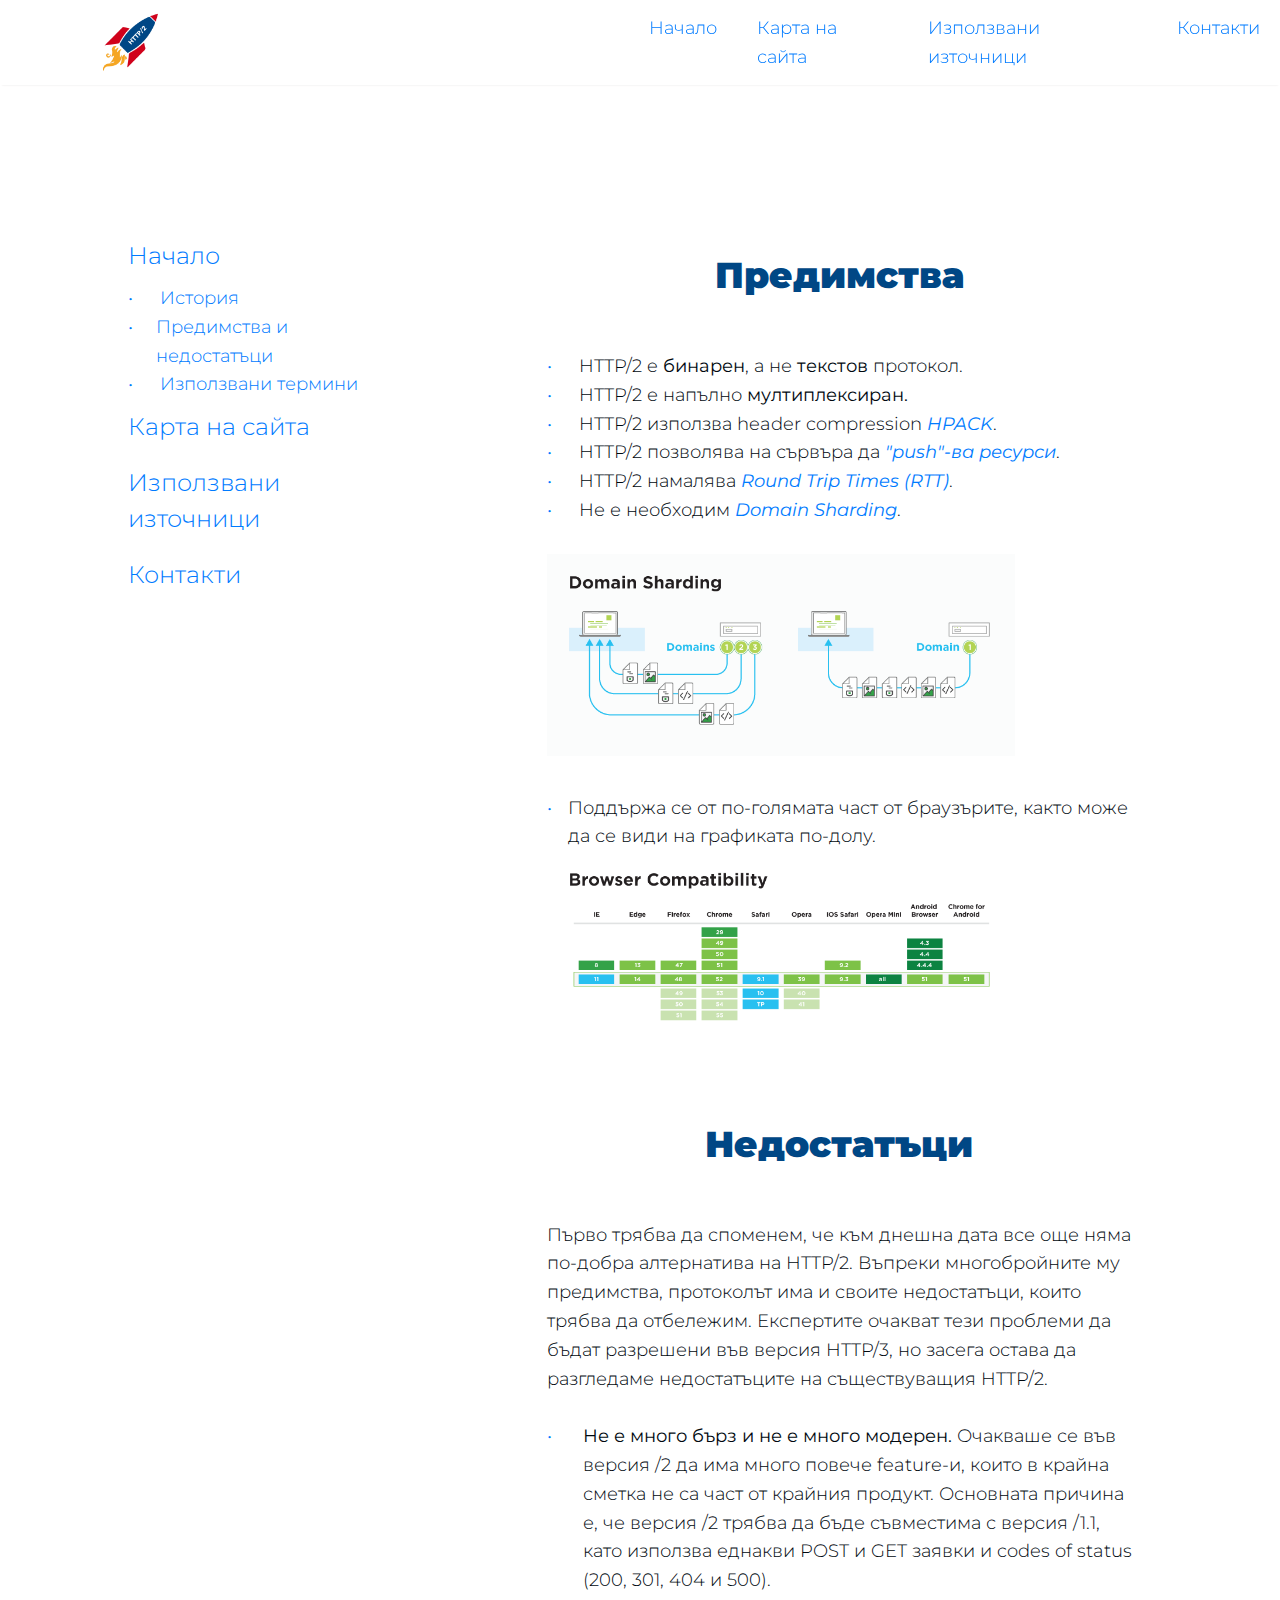
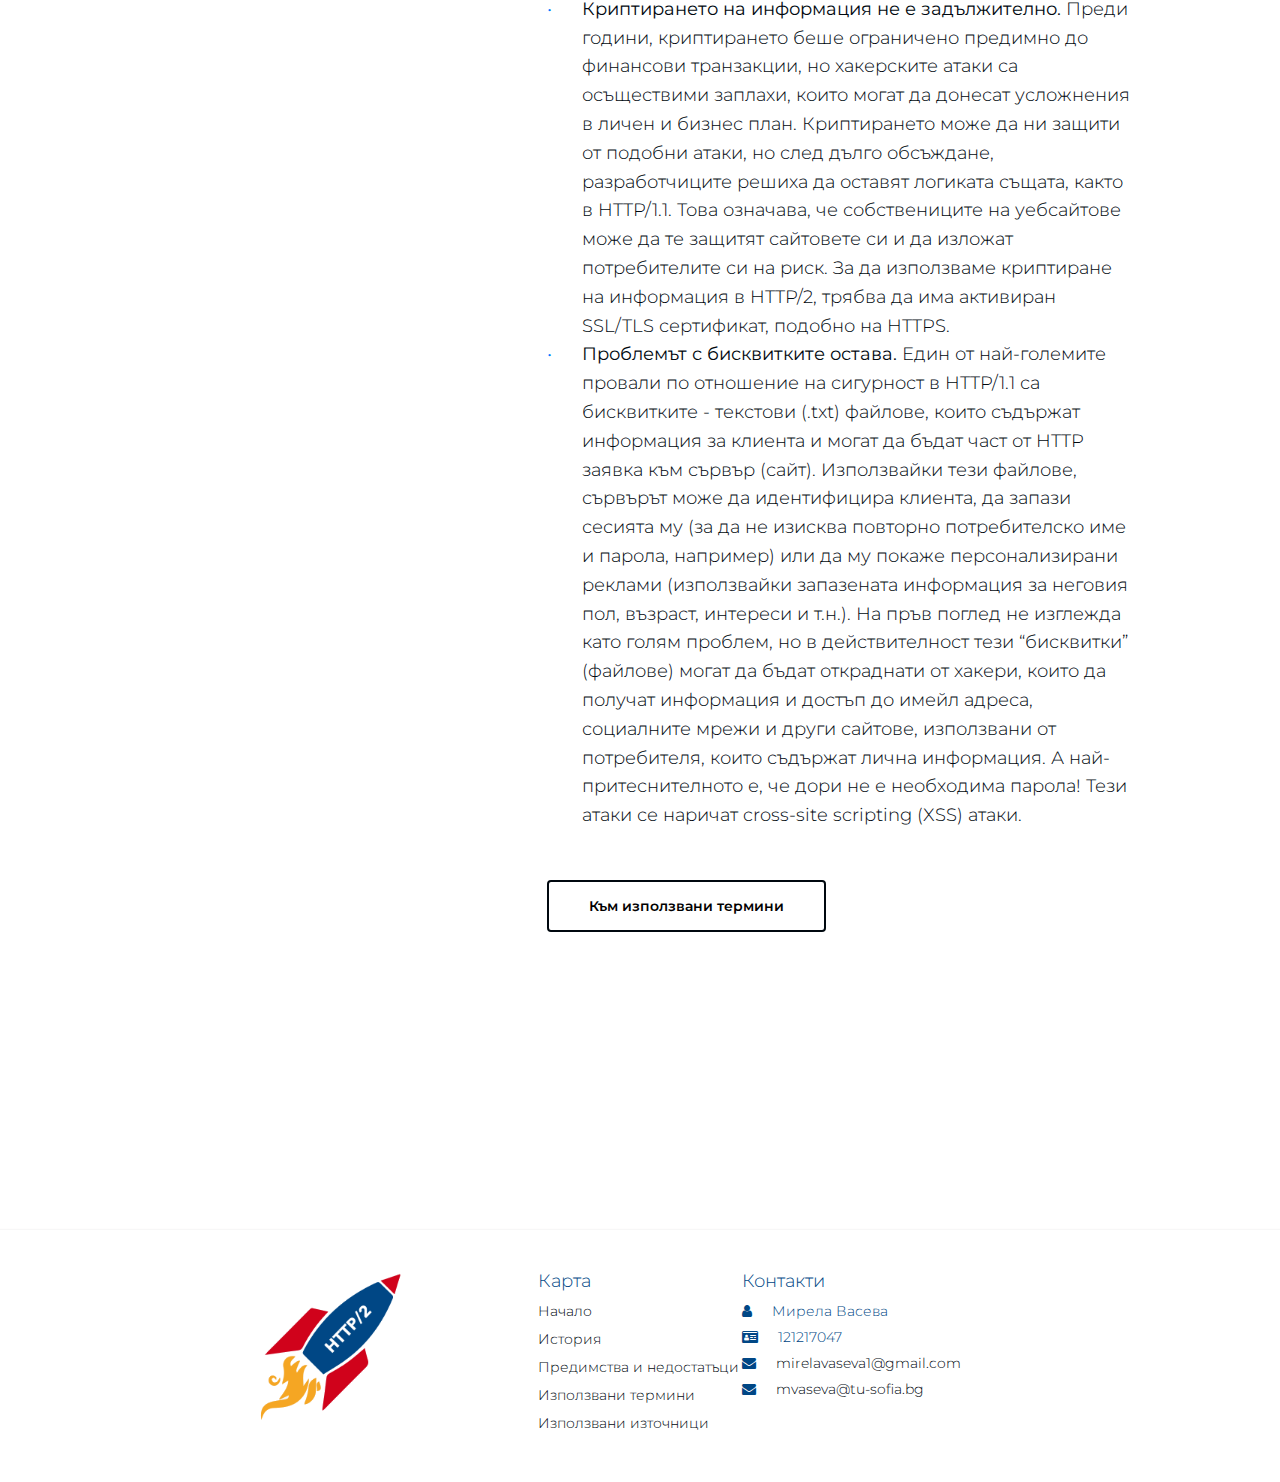
<file: pages/predimstva-i-nedostataci.html>
<!DOCTYPE html>
<html>
    <head>
        <meta charset="utf-8">
        <meta http-equiv="X-UA-Compatible" content="IE=edge">
        <title>HTTP/2</title>
        <meta name="description" content="">
        <meta name="viewport" content="width=device-width, initial-scale=1">
        <link rel="stylesheet" href="../main.css">
        <link rel="preconnect" href="https://fonts.gstatic.com">
        <link href="https://fonts.googleapis.com/css2?family=Montserrat:ital,wght@0,300;0,600;0,900;1,300;1,600;1,900&display=swap" rel="stylesheet">
        <link rel="shortcut icon" href="../images/favicon.ico" type="image/x-icon">
        <link rel="icon" href="../images/favicon.ico" type="image/x-icon">
        <link rel="stylesheet" href="https://cdnjs.cloudflare.com/ajax/libs/font-awesome/4.7.0/css/font-awesome.min.css">
    </head>
    <body>
        <nav class="navbar" role="navigation">
            <div class="navbar-logo">
               <a class="logo-image" href="../index.html"><img src="../images/http2-logo.png" alt="logo"></a> 
            </div>
           <div id="menuToggle">
             <input type="checkbox" />
               <span></span>
               <span></span>
               <span></span>
           <ul id="menu">
            <li class="nav-item"><a class="nav-link " href="../index.html">Начало</a></li>
            <li class="nav-item"><a class="nav-link" href="sitemap.html">Карта на сайта</a></li>
            <li class="nav-item"><a class="nav-link" href="izpolzvani-iztochnici.html">Използвани източници</a></li>
            <li class="nav-item"><a class="nav-link" href="kontakti.html">Контакти</a></li>
           </ul>
          </div>
         </nav>
        <div class="container">
            <div class="section">
                <div class="sidebar col-1">
                    <div class="sidebar-content">
                        <h4><a href="index.html">Начало</h4>
                            <ul class="custom-list">
                                <li><a href="istoria.html">История</a></li>
                                <li><a href="predimstva-i-nedostataci.html">Предимства и недостатъци</a></li>
                                <li><a href="izpolzvani-termini.html">Използвани термини</a></li>
                            </ul>
                        <h4><a href="sitemap.html">Карта на сайта</a></h4>
                        <h4><a href="izpolzvani-iztochnici.html">Използвани източници</a></h4>
                        <h4><a href="kontakti.html">Контакти</a></h4>
                    </div>
                </div>
                <div class="content col-9">
                    <div class="content-section pd-1">
                    <div class="content-section pd-1">
                        <h2 style="margin-top:0; padding-top:0;">Предимства</h2>
                        <ul class="custom-list">
                            <li>
                                <span>HTTP/2 e  <strong> бинарен</strong>, а не <strong> текстов</strong> протокол.</span>
                            </li>
                            
                            <li>
                                <span>HTTP/2 е напълно <strong> мултиплексиран.</strong></span>
                            </li>
                            
                            <li>
                                <span>HTTP/2 използва header compression <strong><em><a href="izpolzvani-termini.html">HPACK</a></em></strong>.</span>
                            </li>
                            
                            <li>
                                <span>HTTP/2 позволява на сървъра да <strong><em><a href="izpolzvani-termini.html">"push"-ва ресурси</a></em></strong>.</span>
                            </li>
                            
                            <li>
                                <span>HTTP/2 намалява <strong><em><a href="izpolzvani-termini.html">Round Trip Times (RTT)</a></em></strong>.</span>
                            </li>

                            <li>
                                <span>Не е необходим <strong><em><a href="izpolzvani-termini.html">Domain Sharding</a></em></strong>.</span>
                            </li>
                        </ul>
                        <br>
                        <img src="../images/http2-domain-sharding.png" width="80%">

                        <br><br>
                        <ul class="custom-list"> 
                            <li>
                                <span>Поддържа се от по-голямата част от браузърите, както може да се види на графиката по-долу.</span>
                            </li>
                        </ul>
                        <img src="../images/http2-browser-compatibility.png" width="80%">
                            
                        <h2>Недостатъци</h2>
                        <p>Първо трябва да споменем, че към днешна дата все още няма по-добра алтернатива на HTTP/2. Въпреки многобройните му предимства, протоколът има и своите недостатъци, които трябва да отбележим. Експертите очакват тези проблеми да бъдат разрешени във версия HTTP/3, но засега остава да разгледаме недостатъците на съществуващия HTTP/2.</p>
                        <br>
                        <ul class="custom-list">
                            <li>
                                <span class="bulletpoints-description"><strong>Не е много бърз и не е много модерен. </strong> Очакваше се във версия /2 да има много повече feature-и, които в крайна сметка не са част от крайния продукт. Основната причина е, че версия /2 трябва да бъде съвместима с версия /1.1, като използва еднакви POST и GET заявки и codes of status (200, 301, 404 и 500). </span>                          
                            </li>

                            <li>
                                <span class="bulletpoints-description"><strong>Криптирането на информация не е задължително.</strong> Преди години, криптирането беше ограничено предимно до финансови транзакции, но хакерските атаки са осъществими заплахи, които могат да донесат усложнения в личен и бизнес план. Криптирането може да ни защити от подобни атаки, но след дълго обсъждане, разработчиците решиха да оставят логиката същата, както в HTTP/1.1. Това означава, че собствениците на уебсайтове може да те защитят сайтовете си и да изложат потребителите си на риск. За да използваме криптиране на информация в HTTP/2, трябва да има активиран SSL/TLS сертификат, подобно на HTTPS. </span> 
                            </li>
                            <li>
                                <span class="bulletpoints-description"><strong>Проблемът с бисквитките остава.</strong> Един от най-големите провали по отношение на сигурност в HTTP/1.1 са бисквитките - текстови (.txt) файлове, които съдържат информация за клиента и могат да бъдат част от HTTP заявка към сървър (сайт). Използвайки тези файлове, сървърът може да идентифицира клиента, да запази сесията му (за да не изисква повторно потребителско име и парола, например) или да му покаже персонализирани реклами (използвайки запазената информация за неговия пол, възраст, интереси и т.н.). На пръв поглед не изглежда като голям проблем, но в действителност тези “бисквитки” (файлове) могат да бъдат откраднати от хакери, които да получат информация и достъп до имейл адреса, социалните мрежи и други сайтове, използвани от потребителя, които съдържат лична информация. А най-притеснителното е, че дори не е необходима парола! Тези атаки се наричат cross-site scripting (XSS) атаки.</span>

                            </li>
                        </ul>
                        <a href="izpolzvani-termini.html" class="button">Към използвани термини</a>
                    </div>

                </div>
            </div>
        </div>
    </div>
        <div class="footer">
            <div class="footer-img-logo"><img src="../images/http2-logo.png" alt="logo"></div>
            <div class="footer-content">
                <div class="content-logo"><img src="../images/http2-logo.png" alt="logo"></div>
                <div class="content-sitemap">
                    <span class="footer-heading">Карта</span>
                    <span class="sitemap-links"><a href="../index.html">Начало</a></span>
                    <span class="sitemap-links"><a href="istoria.html">История</a></span>
                    <span class="sitemap-links"><a href="predimstva-i-nedostataci.html">Предимства и недостатъци</a></span>
                    <span class="sitemap-links"><a href="izpolzvani-termini.html">Използвани термини</a></span>
                    <span class="sitemap-links"><a href="izpolzvani-iztochnici.html">Използвани източници</a></span>
                </div>
                <div class="content-contacts">
                    <span class="footer-heading">Контакти</span>
                    <span class="contact-item"><i class="fa fa-user"></i>Мирела Васева</span>
                    <span class="contact-item"><i class="fa fa-id-card"></i>121217047</span>
                    <span class="contact-item"><i class="fa fa-envelope"></i><a href="mailto:mirelavaseva1@gmail.com">mirelavaseva1@gmail.com</a></span>
                    <span class="contact-item"><i class="fa fa-envelope"></i><a href="mailto:mvaseva@tu-sofia.bg">mvaseva@tu-sofia.bg</a></span>
                </div>
            </div>
        </div>
        <script src="" async defer></script>
    </body>
</html>
</file>
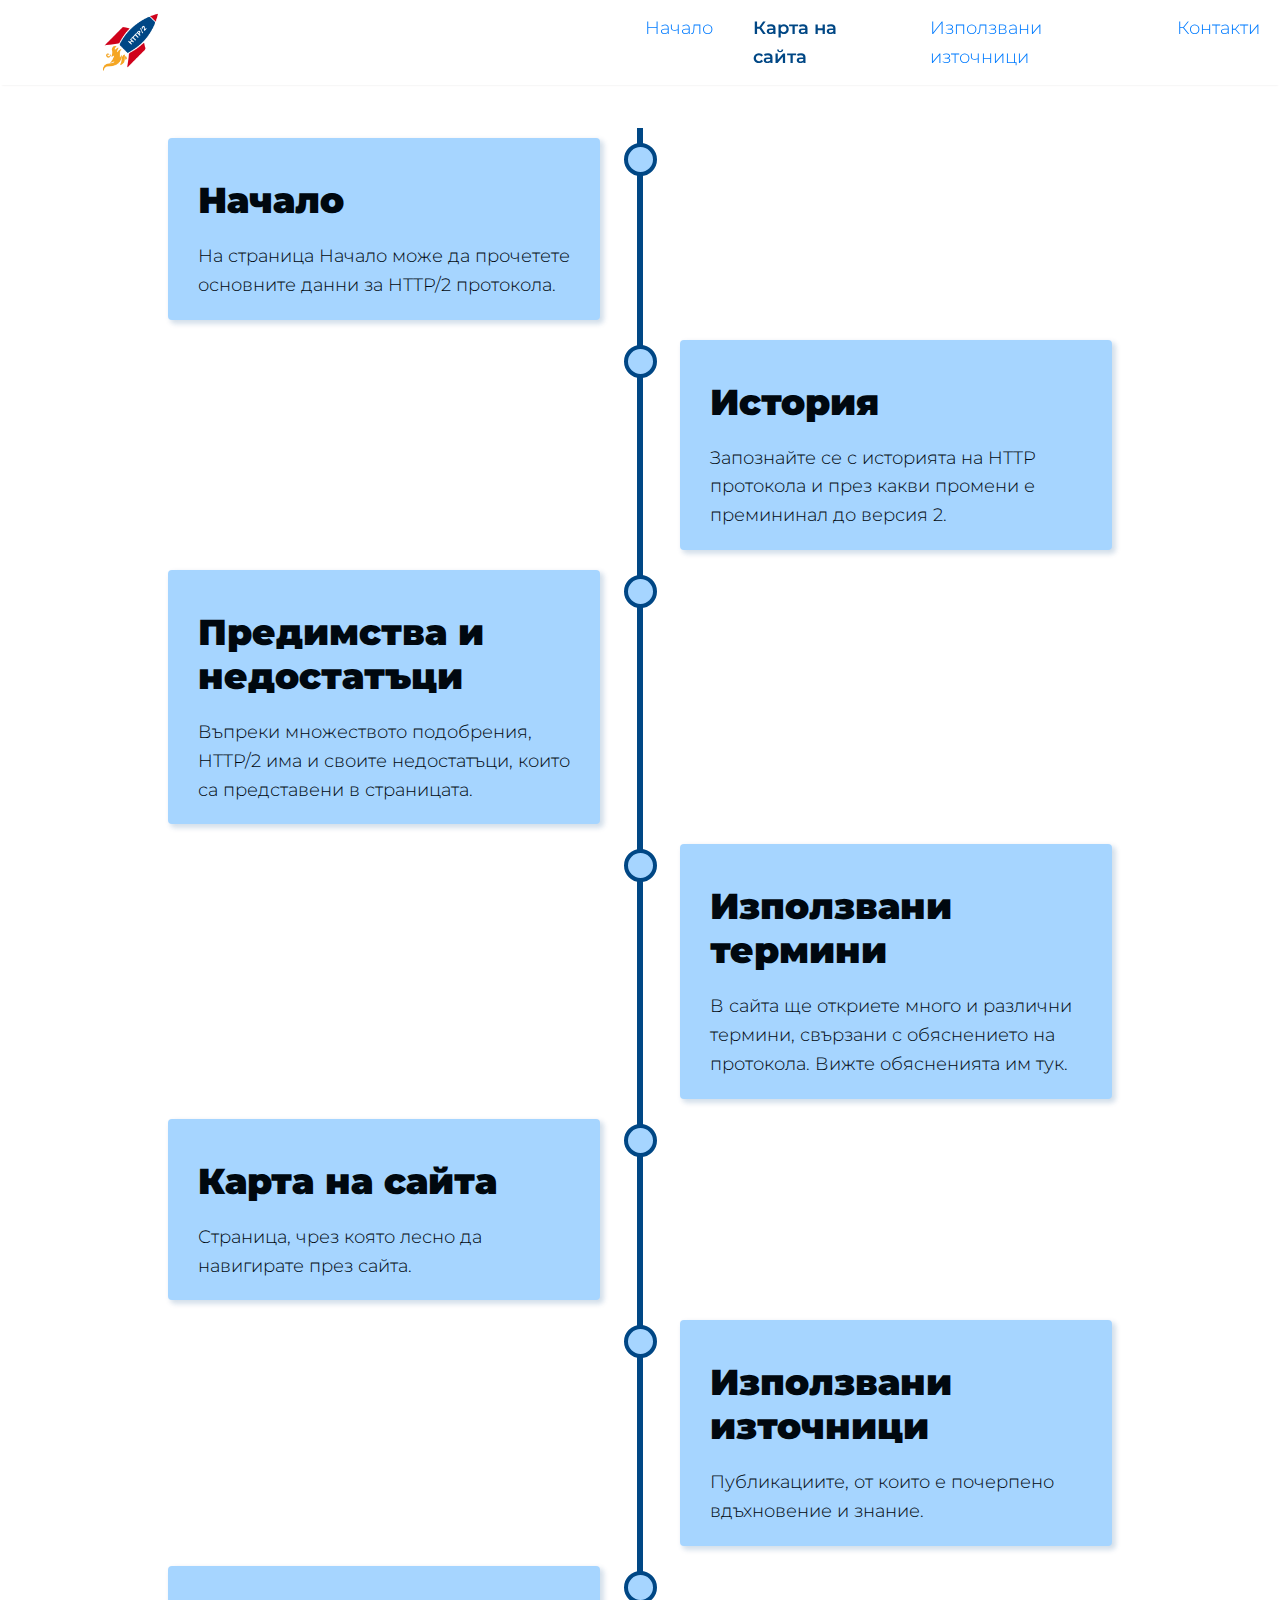
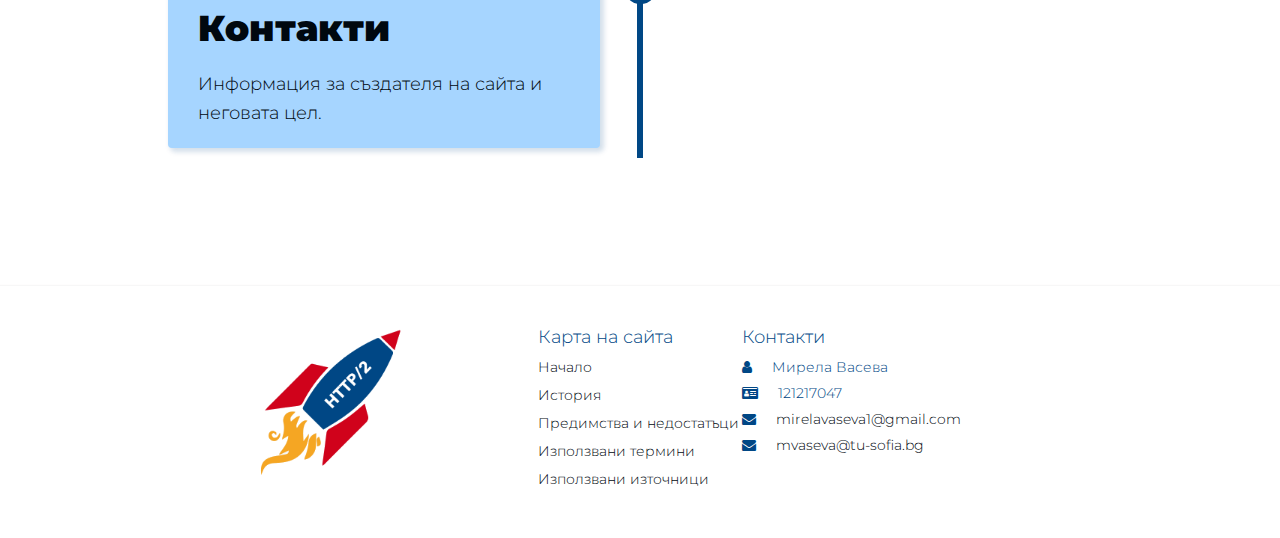
<file: pages/sitemap.html>
<!DOCTYPE html>
<html>
    <head>
        <meta charset="utf-8">
        <meta http-equiv="X-UA-Compatible" content="IE=edge">
        <title>HTTP/2</title>
        <meta name="description" content="">
        <meta name="viewport" content="width=device-width, initial-scale=1">
        <link rel="stylesheet" href="../main.css">
        <link rel="preconnect" href="https://fonts.gstatic.com">
        <link href="https://fonts.googleapis.com/css2?family=Montserrat:ital,wght@0,300;0,600;0,900;1,300;1,600;1,900&display=swap" rel="stylesheet">
        <link rel="shortcut icon" href="../images/favicon.ico" type="image/x-icon">
        <link rel="icon" href="../images/favicon.ico" type="image/x-icon">
        <link rel="stylesheet" href="https://cdnjs.cloudflare.com/ajax/libs/font-awesome/4.7.0/css/font-awesome.min.css">
    </head>
    <body>
        <nav class="navbar" role="navigation">
            <div class="navbar-logo">
               <a class="logo-image" href="../index.html"><img src="../images/http2-logo.png" alt="logo"></a> 
            </div>
           <div id="menuToggle">
             <input type="checkbox" />
               <span></span>
               <span></span>
               <span></span>
           <ul id="menu">
            <li class="nav-item"><a class="nav-link " href="../index.html">Начало</a></li>
            <li class="nav-item"><a class="nav-link active" href="sitemap.html">Карта на сайта</a></li>
            <li class="nav-item"><a class="nav-link" href="izpolzvani-iztochnici.html">Използвани източници</a></li>
            <li class="nav-item"><a class="nav-link" href="kontakti.html">Контакти</a></li>
           </ul>
          </div>
         </nav>
        <div class="container">
            <div class="timeline">
                <div class="container-timeline left">
                  <div class="content-timeline">
                    <h2 class="tml-heading"><a href="../index.html">Начало</a></h2>
                    <p>На страница Начало може да прочетете основните данни за HTTP/2 протокола.</p>
                  </div>
                </div>
                <div class="container-timeline right">
                  <div class="content-timeline">
                    <h2 class="tml-heading"><a href="istoria.html">История</a></h2>
                    <p>Запознайте се с историята на HTTP протокола и през какви промени е премининал до версия 2.</p>
                  </div>
                </div>
                <div class="container-timeline left">
                    <div class="content-timeline">
                      <h2 class="tml-heading"><a href="predimstva-i-nedostataci.html">Предимства и недостатъци</a></h2>
                      <p>Въпреки множеството подобрения, HTTP/2 има и своите недостатъци, които са представени в страницата.</p>
                    </div>
                </div>
                <div class="container-timeline right">
                    <div class="content-timeline">
                      <h2 class="tml-heading"><a href="izpolzvani-termini.html">Използвани термини</a></h2>
                      <p>В сайта ще откриете много и различни термини, свързани с обяснението на протокола. Вижте обясненията им тук.</p>
                    </div>
                </div>
                <div class="container-timeline left">
                    <div class="content-timeline">
                      <h2 class="tml-heading"><a href="sitemap.html">Карта на сайта</a></h2>
                      <p>Страница, чрез която лесно да навигирате през сайта.</p>
                    </div>
                </div>
                <div class="container-timeline right">
                    <div class="content-timeline">
                      <h2 class="tml-heading"><a href="izpolzvani-iztochnici.html">Използвани източници</a></h2>
                      <p>Публикациите, от които е почерпено вдъхновение и знание.</p>
                    </div>
                </div>
                <div class="container-timeline left">
                    <div class="content-timeline">
                      <h2 class="tml-heading"><a href="kontakti.html">Контакти</a></h2>
                      <p>Информация за създателя на сайта и неговата цел.</p>
                    </div>
                </div>
              </div>
        </div>
        <div class="footer">
            <div class="footer-img-logo"><img src="../images/http2-logo.png" alt="logo"></div>
            <div class="footer-content">
                <div class="content-logo"><img src="../images/http2-logo.png" alt="logo"></div>
                <div class="content-sitemap">
                    <span class="footer-heading">Карта на сайта</span>
                    <span class="sitemap-links"><a href="../index.html">Начало</a></span>
                    <span class="sitemap-links"><a href="istoria.html">История</a></span>
                    <span class="sitemap-links"><a href="predimstva-i-nedostataci.html">Предимства и недостатъци</a></span>
                    <span class="sitemap-links"><a href="izpolzvani-termini">Използвани термини</a></span>
                    <span class="sitemap-links"><a href="izpolzvani-iztochnici.html">Използвани източници</a></span>
                </div>
                <div class="content-contacts">
                    <span class="footer-heading">Контакти</span>
                    <span class="contact-item"><i class="fa fa-user"></i>Мирела Васева</span>
                    <span class="contact-item"><i class="fa fa-id-card"></i>121217047</span>
                    <span class="contact-item"><i class="fa fa-envelope"></i><a href="mailto:mirelavaseva1@gmail.com">mirelavaseva1@gmail.com</a></span>
                    <span class="contact-item"><i class="fa fa-envelope"></i><a href="mailto:mvaseva@tu-sofia.bg">mvaseva@tu-sofia.bg</a></span>
                </div>
            </div>
        </div>
        <script src="" async defer></script>
    </body>
</html>
</file>
<file: main.css>
html {
    scroll-behavior: smooth;
  }
body{
    margin: 0;
}
body, p {
    font: 300 18px "Montserrat", sans-serif;
    margin: 0;
    color:#00080f;
    line-height: 1.6em;
}
h1, h2, h2, h3{
    margin-top:50px;
    margin-bottom: 50px;

}
h4{
    margin-top:10px;
    margin-bottom: 10px;
}

h1{
    color: #004785;
    font: 900 60px "Montserrat", sans-serif;
}
h2{
    color: #004785;
    font: 900 36px "Montserrat", sans-serif;
    text-align: center;
    line-height: 1.5em;
}
h3{
    color: #004785;
    font: 900 28px "Montserrat", sans-serif;
    line-height: 1.5em;
}
h4{
    color: #004785;
    font: 300 24px "Montserrat", sans-serif;
    line-height: 1.5em;
}

hr{
    width: 70%;
    border-color: #004785;
}

table{
    width:100%;
    margin-top:50px;
    padding-right:50px;
}

.tb-left{
    width:40%;
}

.tb-right{
    width:60%;
}

td{
    padding:10px 0;
    border-bottom: solid 1px #a6d5ff;
}

th{
    background-color: #a6d5ff;
    font-weight: bold;
}

ul{
    margin:0;
    padding: 0;
    list-style: none;
}

ol{
    font-size: 24px;
    font-weight: bold;
    color: #004785;
}

.custom-list li{
    display:flex;
    justify-content: start;
}

.custom-list li::before {
    content: "\2022";  
    color: #007bff;  
    display: inline-block; 
    width: 32px; 
  }

a {
    color: #007bff;
    text-decoration: none;
    background-color: transparent;
}

a:hover{
    color:#00080f;
}

a:not([href]):not([class]) {
    color: inherit;
    text-decoration: none;
}

a:not([href]):not([class]):hover {
    color: inherit;
    text-decoration: none;
}
a.button {
    -webkit-appearance: button;
    -moz-appearance: button;
    appearance: button;

    text-decoration: none;
    color: initial;
}
.button{
    background: #fff;
    color:#00080f;
    border: 2px solid #00080f;
    padding:15px 40px;
    border-radius: 4px;
    margin:50px 0;
    font: 600 14px "Montserrat", sans-serif;

}
.button:hover{
    background: #004785;
    color:#fff;
    border-color: #004785;
}

.navbar {
    display: flex;
    background-color: #fff;
    position: fixed;
    top: 0;
    width: 100%;
    height: 85px;
    padding:10px 0px;
    z-index: 999;

    box-shadow: 0 2px 2px -2px rgb(230, 229, 229);

}
.logo-text{
    margin-left: 40px;
    color: #004785;
    font-weight: 900;
    font-size: 28px;
    display: none;
}

.nav-item{
    margin: 0 20px;
}
.nav-item a:hover{
    color: #004785;
}
.active{
    color: #004785;
    font-weight: 600;
}
.navbar .logo-image img {
    height: 100%;
    margin-left: 100px;
}

.header {
	background-size: cover;
    padding-top: 200px;
    padding-bottom: 200px;
}
.header-content{
    display: flex;
}
.header-content .content-text{
    width: 70%;
}
.header-content .content-image{
    display: flex;
    justify-content: center;
    width: 30%;
}
.header-content .content-image img{
    width: 200px;
    height:200px;
}

.header-content .content-image-contacts img{
    width: 400px;
    height:400px;
}
.bulletpoints-description{
    padding-left: 30px;
}

.section{
    display: flex;
    padding-bottom: 100px;
    justify-content: space-between;
    padding-top: 100px;

}
.custom-section{
    display: flex;
    flex-direction: column;
}
.section-columns{
    padding-bottom: 30px;
    padding-top: 30px;
}
.sidebar{
    width: 30%;
    
}
.sidebar-content{
    display: flex;
    flex-direction: column;
}
.sidebar a:hover{
    color: #004785;
}
.content{
    margin: auto 0;
    padding-left: 150px;
    width: 90%;
}
.pd-1{
    padding:10px
}
.pd-2{
    padding:20px
}
.pd-3{
    padding:30px
}
.pd-4{
    padding:40px
}
.pd-5{
    padding:50px
}
.container{
    padding: 10%
}
.custom-collumn{
    border: solid 1px #c0e2ff;
    color: white;
    background: #c0e2ff;
    border-radius: 4px;
    width: 40%;
    box-shadow: 3px 3px 5px 1px #0047852c;
}

.content-heading{
    padding-bottom:0; 
    margin-bottom: 0; 
    text-align: left; 
    margin-right: 50%;
}

* {
    box-sizing: border-box;
  }
  
  .timeline {
    position: relative;
    max-width: 1200px;
    margin: 0 auto;
  }
  
  .timeline::after {
    content: '';
    position: absolute;
    width: 6px;
    background-color: #004785;
    top: 0;
    bottom: 0;
    left: 50%;
    margin-left: -3px;
  }
  
  .container-timeline {
    padding: 10px 40px;
    position: relative;
    background-color: inherit;
    width: 50%;
  }
  
  .container-timeline::after {
    content: '';
    position: absolute;
    width: 25px;
    height: 25px;
    right: -17px;
    background-color: #a6d5ff;
    border: 4px solid #004785;
    top: 15px;
    border-radius: 50%;
    z-index: 1;
  }
  
  .left {
    left: 0;
  }
  
  .right {
    left: 50%;
  }
  
  .right::after {
    left: -16px;
  }
  
  .content-timeline {
    padding: 20px 30px;
    background-color: #a6d5ff;
    position: relative;
    border-radius: 4px;
    box-shadow: 3px 3px 5px 1px #0047852c;
  }

  .tml-heading{
      text-align: left;
      margin: 20px 0;
      line-height: normal;
  }

  .tml-heading a{
      color:#00080f;
  }

  .tml-heading a:hover{
    color:#004785;
}

#menuToggle input{
display: none;
}
#menu{
    display: flex;
}
.navbar-logo{
    height: 100%;
    width: 50%;
    padding: 2px;
    margin: auto 0;
}
.footer {
    left: 0;
    bottom: 0;
    right:0;
    width: 100%;
    background-color: #fff;
    color: #004785;
    text-align: center;
    box-shadow: 0 2px 2px 2px rgb(230, 229, 229);
 }
.footer-content{
    text-align: left;
    display: flex;
    padding: 40px 10%;
    justify-content: space-between;
    font: 300 14px "Montserrat", sans-serif;
}
.content-logo{
    text-align: center;
    flex: 2;
}
.content-logo img{
    width: 150px;
}
.content-sitemap{
    display: flex;
    flex: 1;
    flex-direction: column;
}
.content-contacts{
    display: flex;
    flex: 2;
    flex-direction: column;
}
.footer-heading{
    font-size: 18px;
    padding-bottom: 10px;
}
.sitemap-links{
    padding-bottom: 10px;
}
.sitemap-links a, .contact-item a{
    color: #00080f;
}
.sitemap-links a:hover, .contact-item a:hover{
    color: #a6d5ff;
}
.contact-item i{
    margin-right: 20px;
    padding-bottom: 10px;
}


.footer-text-logo{
    display: none;
}
.footer-img-logo{
    display: none;
}
@media(min-width:768px){
    #menuToggle{
        margin: auto;
    }
}
@media(max-width:767px){

    h1{
        font-size:40px;
    }
    
    .button{
        margin:20px 0px;
    }
    
    .header-content .content-image{
        display: block;
        width: 100%;
        
    }
    .header-content .content-image img{
        width: 60%;
        margin-left: 15%;
        margin-right: 15%;
        margin-top: 20px;
        margin-bottom: 20px;
    }
    .timeline::after {
        left: 31px;
    }

    .container-timeline {
        width: 100%;
        padding-left: 50px;
        padding-right: 20px;
    }

    .container-timeline::before {
        left: 60px;
        border: medium solid white;
        border-width: 10px 10px 10px 0;
        border-color: transparent transparent transparent transparent;
    }

    .left::after, .right::after {
        left: 15px;
    }

    .right {
        left: 0%;
    }

    .tml-heading{
        font-size: 24px;
    }

    nav {
        height: 65px;
      }
      .navbar-logo{
        width: unset;
    }
      
      #menuToggle {
        display: flex;
        flex-direction: column;
        position: relative;
        left: 50%;
        top: 35%;
        z-index: 1;
        -webkit-user-select: none;
        user-select: none;
      }
      
      #menuToggle input
      {
        display: flex;
        width: 40px;
        height: 32px;
        position: absolute;
        cursor: pointer;
        opacity: 0;
        z-index: 2;
        -webkit-tap-highlight-color: transparent

      }
      
      #menuToggle span
      {
        display: flex;
        width: 29px;
        height: 2px;
        margin-bottom: 5px;
        position: relative;
        background: #004785;
        border-radius: 3px;
        z-index: 1;
        transform-origin: 5px 0px;
      }
      
      #menuToggle span:first-child
      {
        transform-origin: 0% 0%;
      }
      
      #menuToggle span:nth-last-child(2)
      {
        transform-origin: 0% 100%;
      }
      
      #menuToggle input:checked ~ span
      {
        opacity: 1;
        transform: rotate(45deg) translate(-3px, -1px);
        background: #004785;
        -webkit-transform: rotate(45deg) translate(-3px, -1px);
        -moz-transform: rotate(45deg) translate(-3px, -1px);
        -ms-transform: rotate(45deg) translate(-3px, -1px);
        -o-transform: rotate(45deg) translate(-3px, -1px);
    }
      #menuToggle input:checked ~ span:nth-last-child(3)
      {
        opacity: 0;
        transform: rotate(0deg) scale(0.2, 0.2);
      }
      
      #menuToggle input:checked ~ span:nth-last-child(2)
      {
        transform: rotate(-45deg) translate(0, -1px);
      }
      
      #menu
      {
        display: block;
        position: absolute;
        width: 210px;
        height: 400px;
        box-shadow: 0 0 10px #85888C;
        margin: -50px 0 0 -150px;
        padding-top: 125px;
        background-color: #F5F6FA;
        -webkit-font-smoothing: antialiased;
        transform-origin: 0% 0%;
        transform: translate(190%, 0);
        -webkit-transform: translate(190%, 0);
        -moz-transform: translate(190%, 0);
        -ms-transform: translate(190%, 0);
        -o-transform: translate(190%, 0);
}
      
      #menu li
      {
        padding: 10px 0;
      }
      
      #menuToggle input:checked ~ ul
      {
        transform: none;
      }
    .logo-text{
        display: flex;
    }
    .navbar .logo-image img{
        margin-left: 50px;
    }
    .header{
        padding-top: 80px;
        padding-bottom: 0;
    }
    .header-content{
        flex-direction: column;
    }
    .header-content .content-text{
        width: 100%;
    }
    .section{
        padding-top: 0px;
        padding-bottom: 0;
        flex-direction: column;
    }
    .sidebar{
        width: 100%;
    }
    .content{
        width: 100%;
        padding-left: 0;
    }
    h2{
        text-align: left;
    }
    .custom-collumn{
        width: inherit;
        margin-bottom: 50px;
    }
    .footer-text-logo, .footer-img-logo{
        display: block;
        padding: 20px 0 0 10%;
        font-size: 20px;
        text-align: left;
    }
    .footer-content{
        padding: 20px 10%;
    }
    .content-contacts{
        margin-left:20px;
    }
    .content-logo{
        display: none;
    }
    .contact-item i{
        margin-right: 5px;
    }


    .footer-img-logo img{
        width: 80px;
    }

    .header-content .content-image-contacts img{
        width: 80%;
        height: 80%;
        padding-top: 50px;
    }

    .content-heading{
        margin-right: 0;
    }
}
</file>
